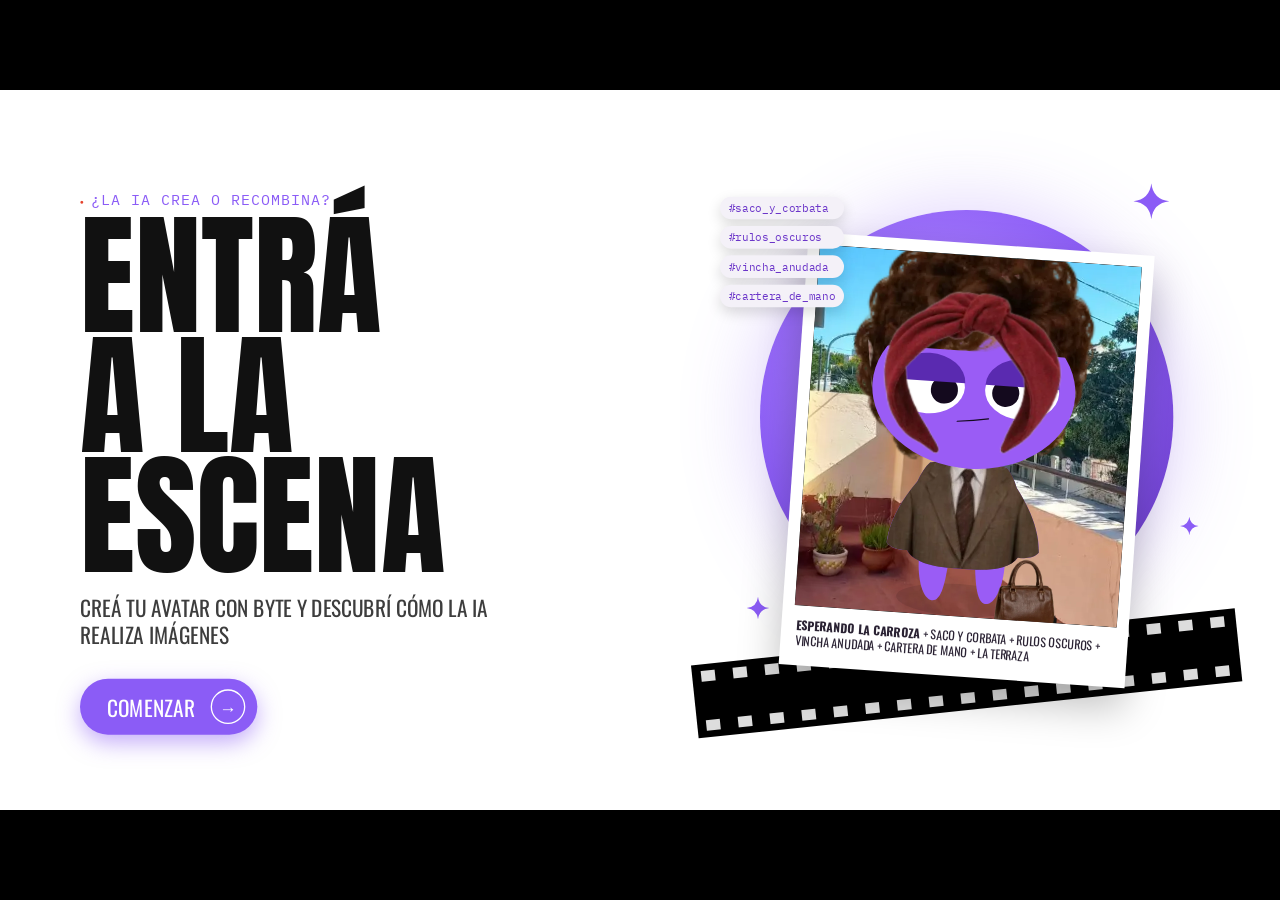
<file: index.html>
<!DOCTYPE html>
<html lang="es">
<head>
  <meta charset="utf-8">
  <meta name="viewport" content="width=device-width, initial-scale=1">
  <title>Cabina Byte · ¿La IA crea o recombina?</title>
  <link rel="preconnect" href="https://fonts.googleapis.com">
  <link rel="preconnect" href="https://fonts.gstatic.com" crossorigin>
  <link href="https://fonts.googleapis.com/css2?family=Anton&family=Oswald:wght@400;500;600&family=Inter:wght@400;500;600;700&family=IBM+Plex+Mono:wght@400;500;600&display=swap" rel="stylesheet">
  <link rel="stylesheet" href="css/estilos.css">
</head>
<body>
  <!-- Escenario fijo de 1920×1080 que se escala para entrar en cualquier pantalla -->
  <div id="stage" class="s-attract">
    <div class="grain"></div><div class="perfs"></div>
    <div id="attract"></div>

    <header id="top">
      <div class="brand">
        <svg class="aperture" viewBox="0 0 48 48"><circle cx="24" cy="24" r="21" fill="none" stroke="currentColor" stroke-width="3"/><g fill="none" stroke="currentColor" stroke-width="2.4"><path d="M24 3 L33 20"/><path d="M42 14 L30 28"/><path d="M41 36 L22 33"/><path d="M24 45 L15 28"/><path d="M6 34 L18 20"/><path d="M7 12 L26 15"/></g></svg>
        <div>
          <div class="brand-name">CABINA BYTE</div>
          <div class="brand-sub">¿La IA crea o recombina?</div>
        </div>
      </div>
      <nav id="nucleos">
        <div class="nuc" data-n="1"><b>01</b><span>¿De qué aprende la IA?</span></div>
        <div class="nuc" data-n="2"><b>02</b><span>¿Cómo se construye una imagen?</span></div>
        <div class="nuc" data-n="3"><b>03</b><span>¿Crea, recombina o copia?</span></div>
      </nav>
      <div id="barra" title="Espejo de la barra de ajustes física">
        <div class="barra-rail"></div>
        <div class="barra-stop" data-p="1"><i></i><span></span></div>
        <div class="barra-stop" data-p="2"><i></i><span></span></div>
        <div class="barra-stop" data-p="3"><i></i><span></span></div>
        <div class="barra-stop" data-p="4"><i></i><span></span></div>
      </div>
    </header>

    <main id="main">
      <section id="left" class="panel"></section>
      <section id="view">
        <div id="viewInner"></div>
        <div class="vf-corner tl"></div><div class="vf-corner tr"></div><div class="vf-corner bl"></div><div class="vf-corner br"></div>
        <div id="vfLabel"></div>
      </section>
      <section id="right" class="panel"></section>
    </main>

    <footer id="reel">
      <div class="sprockets top"></div>
      <div id="reelTrack"></div>
      <div id="reelMsg"></div>
      <div class="sprockets bottom"></div>
      <div id="reelHint"></div>
      <div id="tut"></div>
    </footer>

    <div id="overlay"></div>
    <div id="toast"></div>
    <div id="flash"></div>
    <div id="labChip"></div>

    <!-- Panel de prueba (tecla D): simula los controles físicos con el mouse -->
    <div id="debug">
      <b>Controles (prueba)</b>
      <div class="dbg-row">Barra: <button data-k="1">1 ●</button><button data-k="2">2 🎬</button><button data-k="3">3 👕</button><button data-k="4">4 🖼</button></div>
      <div class="dbg-row">Perilla: <button data-k="ArrowLeft">⟲</button><button data-k="ArrowRight">⟳</button></div>
      <div class="dbg-row"><button data-k="Enter" class="big">● Confirmar</button></div>
      <small>Teclado: 1-4 barra · ←/→ o rueda del mouse = perilla · Enter/Espacio = botón · R reiniciar · F pantalla completa · D este panel</small>
    </div>
  </div>

  <!-- Hoja para imprimir (10×15 cm) -->
  <div id="printSheet"><img id="printImg" alt=""></div>

  <video id="cam" autoplay playsinline muted></video>

  <script src="config.js"></script>
  <script src="js/assets.js"></script>
  <script src="js/anclas.js"></script>
  <script src="js/media.js"></script>
  <script src="js/fotos.js"></script>
  <script src="js/fotos_extra.js"></script>
  <script src="js/data.js"></script>
  <script src="js/ajustes.js"></script>
  <script src="js/avatar.js"></script>
  <script src="js/controles.js"></script>
  <script src="js/generador.js"></script>
  <script src="js/qrcode.js"></script>
  <script src="js/app.js"></script>
</body>
</html>
</file>
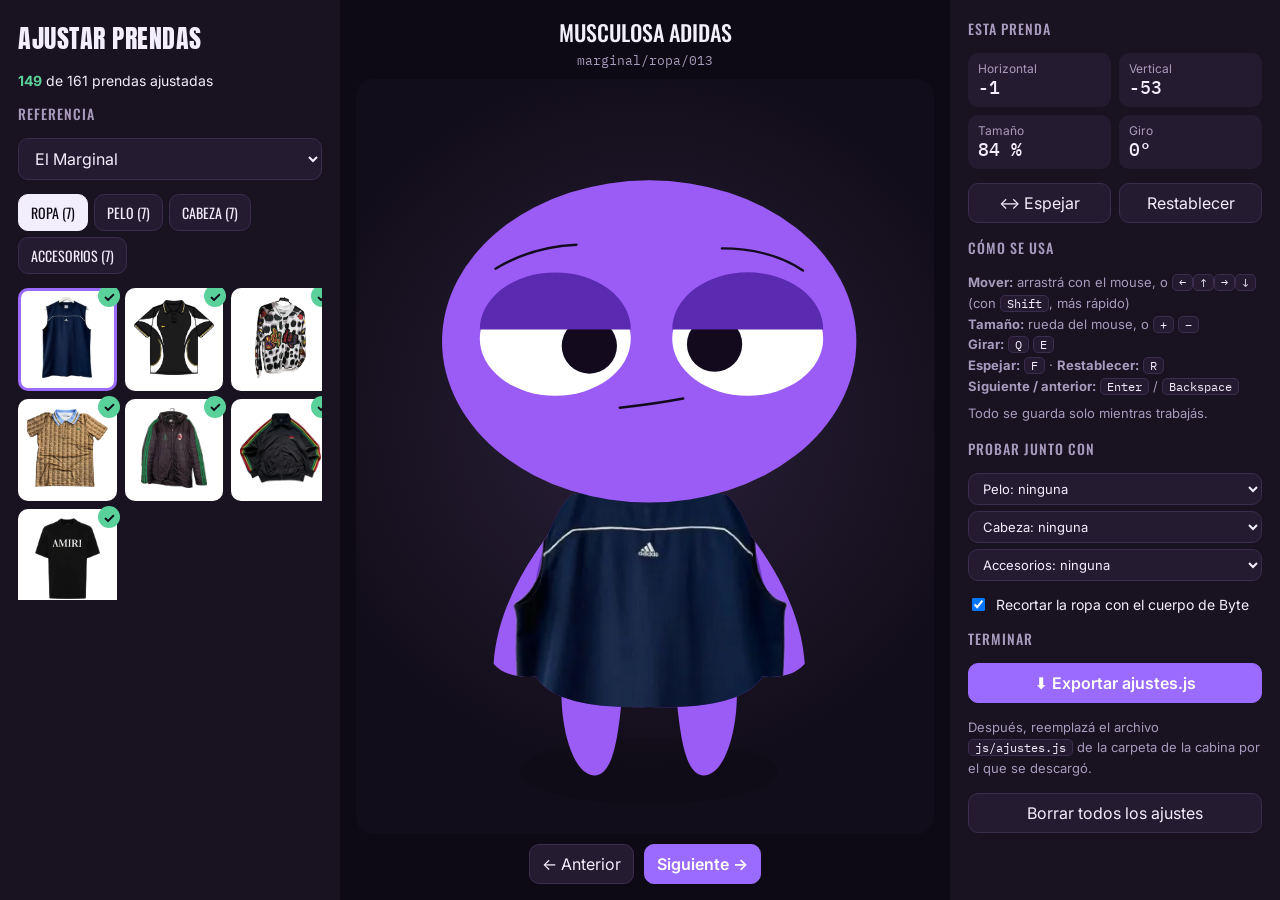
<file: ajustar_prendas.html>
<!DOCTYPE html>
<html lang="es">
<head>
<meta charset="utf-8">
<meta name="viewport" content="width=device-width, initial-scale=1">
<title>Cabina Byte · Ajustar prendas</title>
<link href="https://fonts.googleapis.com/css2?family=Anton&family=Oswald:wght@400;500;600&family=Inter:wght@400;500;600;700&family=IBM+Plex+Mono:wght@400;500&display=swap" rel="stylesheet">
<style>
  :root { --bg:#0e0a15; --p1:#181221; --p2:#241b31; --tx:#f3eefb; --dim:#a89bbd; --v:#9b6bff; --ok:#5ad19a; --r:#ff5a3c; }
  * { box-sizing: border-box; }
  html, body { margin: 0; height: 100%; background: var(--bg); color: var(--tx); font-family: Inter, 'Segoe UI', system-ui, sans-serif; }
  body { display: grid; grid-template-columns: 340px 1fr 330px; height: 100vh; overflow: hidden; }
  aside, section { min-height: 0; }
  .side { background: var(--p1); padding: 18px; display: flex; flex-direction: column; gap: 14px; overflow: hidden; }
  h1 { font-family: Anton, Impact, sans-serif; font-weight: 400; font-size: 26px; letter-spacing: .5px; margin: 0; }
  h2 { font-family: Oswald, 'Arial Narrow', sans-serif; font-weight: 500; font-size: 14px; text-transform: uppercase; letter-spacing: 1px; color: var(--dim); margin: 0; }
  select, button { font: inherit; color: var(--tx); background: var(--p2); border: 1px solid #3a2d4d; border-radius: 10px; padding: 9px 12px; }
  button { cursor: pointer; }
  button:hover, select:hover { border-color: var(--v); }
  button.prim { background: var(--v); border-color: var(--v); color: #fff; font-weight: 600; }
  button.prim:hover { filter: brightness(1.1); }
  button.peligro:hover { border-color: var(--r); color: var(--r); }
  .tabs { display: flex; gap: 6px; flex-wrap: wrap; }
  .tabs button { padding: 7px 12px; font-family: Oswald, 'Arial Narrow', sans-serif; text-transform: uppercase; font-size: 14px; }
  .tabs button.on { background: var(--tx); color: var(--bg); border-color: var(--tx); }
  .grid { display: grid; grid-template-columns: repeat(3, 1fr); gap: 8px; overflow-y: auto; padding-right: 4px; }
  .th { position: relative; aspect-ratio: 1; background: #fff; border-radius: 10px; border: 3px solid transparent; cursor: pointer; padding: 6px; }
  .th img { width: 100%; height: 100%; object-fit: contain; }
  .th.on { border-color: var(--v); }
  .th .ok { position: absolute; top: -6px; right: -6px; width: 22px; height: 22px; border-radius: 50%; background: var(--ok); color: #0e0a15; font-size: 14px; font-weight: 700; display: none; align-items: center; justify-content: center; }
  .th.hecho .ok { display: flex; }
  .centro { position: relative; display: flex; flex-direction: column; align-items: center; justify-content: center; padding: 16px; gap: 10px; }
  #stage { flex: 1; width: 100%; min-height: 0; display: flex; align-items: center; justify-content: center; cursor: grab; touch-action: none; user-select: none;
    background: radial-gradient(circle at 50% 45%, #2a2038 0%, #120d1a 70%); border-radius: 18px; }
  #stage.arrastrando { cursor: grabbing; }
  #stage svg { height: 100%; max-width: 100%; }
  .titulo { text-align: center; }
  .titulo b { font-family: Oswald, 'Arial Narrow', sans-serif; font-size: 22px; font-weight: 500; text-transform: uppercase; }
  .titulo div { font-family: 'IBM Plex Mono', Consolas, monospace; font-size: 13px; color: var(--dim); margin-top: 4px; }
  .nav { display: flex; gap: 10px; }
  .vals { display: grid; grid-template-columns: 1fr 1fr; gap: 8px; }
  .val { background: var(--p2); border-radius: 10px; padding: 8px 10px; }
  .val span { display: block; font-size: 12px; color: var(--dim); }
  .val b { font-family: 'IBM Plex Mono', Consolas, monospace; font-size: 18px; font-weight: 500; }
  .teclas { font-size: 13px; line-height: 1.6; color: var(--dim); }
  .teclas kbd { font-family: 'IBM Plex Mono', Consolas, monospace; background: var(--p2); border: 1px solid #3a2d4d; border-radius: 5px; padding: 0 6px; color: var(--tx); font-size: 12px; }
  .fila { display: flex; gap: 8px; flex-wrap: wrap; }
  .fila > * { flex: 1; }
  .prog { font-size: 14px; }
  .prog b { color: var(--ok); }
  label.chk { display: flex; align-items: center; gap: 8px; font-size: 14px; cursor: pointer; }
  .comp { display: flex; flex-direction: column; gap: 6px; }
  .comp select { padding: 6px 10px; font-size: 13px; }
  #aviso { position: fixed; left: 50%; bottom: 24px; transform: translateX(-50%); background: var(--ok); color: #0e0a15; font-weight: 600; padding: 10px 18px; border-radius: 30px; opacity: 0; transition: opacity .3s; pointer-events: none; }
  #aviso.ver { opacity: 1; }
  .scroll { overflow-y: auto; display: flex; flex-direction: column; gap: 14px; min-height: 0; }
</style>
</head>
<body>
  <aside class="side">
    <h1>AJUSTAR PRENDAS</h1>
    <div class="prog" id="prog"></div>
    <h2>Referencia</h2>
    <select id="ref"></select>
    <div class="tabs" id="tabs"></div>
    <div class="grid" id="grid"></div>
  </aside>

  <section class="centro">
    <div class="titulo"><b id="nombre"></b><div id="caption"></div></div>
    <div id="stage" title="Arrastrá para mover · rueda del mouse para agrandar o achicar"></div>
    <div class="nav">
      <button id="ant">← Anterior</button>
      <button id="sig" class="prim">Siguiente →</button>
    </div>
  </section>

  <aside class="side scroll">
    <h2>Esta prenda</h2>
    <div class="vals">
      <div class="val"><span>Horizontal</span><b id="vdx">0</b></div>
      <div class="val"><span>Vertical</span><b id="vdy">0</b></div>
      <div class="val"><span>Tamaño</span><b id="vs">100 %</b></div>
      <div class="val"><span>Giro</span><b id="vr">0°</b></div>
    </div>
    <div class="fila">
      <button id="espejar">↔ Espejar</button>
      <button id="reset" class="peligro">Restablecer</button>
    </div>

    <h2>Cómo se usa</h2>
    <div class="teclas">
      <div><b>Mover:</b> arrastrá con el mouse, o <kbd>←</kbd><kbd>↑</kbd><kbd>→</kbd><kbd>↓</kbd> (con <kbd>Shift</kbd>, más rápido)</div>
      <div><b>Tamaño:</b> rueda del mouse, o <kbd>+</kbd> <kbd>−</kbd></div>
      <div><b>Girar:</b> <kbd>Q</kbd> <kbd>E</kbd></div>
      <div><b>Espejar:</b> <kbd>F</kbd> · <b>Restablecer:</b> <kbd>R</kbd></div>
      <div><b>Siguiente / anterior:</b> <kbd>Enter</kbd> / <kbd>Backspace</kbd></div>
      <div style="margin-top:6px">Todo se guarda solo mientras trabajás.</div>
    </div>

    <h2>Probar junto con</h2>
    <div class="comp" id="comp"></div>
    <label class="chk"><input type="checkbox" id="recorte" checked> Recortar la ropa con el cuerpo de Byte</label>

    <h2>Terminar</h2>
    <button id="exportar" class="prim">⬇ Exportar ajustes.js</button>
    <div class="teclas">Después, reemplazá el archivo <kbd>js/ajustes.js</kbd> de la carpeta de la cabina por el que se descargó.</div>
    <button id="borrarTodo" class="peligro">Borrar todos los ajustes</button>
  </aside>

  <div id="aviso"></div>

  <script src="config.js"></script>
  <script src="js/assets.js"></script>
  <script src="js/anclas.js"></script>
  <script src="js/fotos.js"></script>
  <script src="js/fotos_extra.js"></script>
  <script src="js/data.js"></script>
  <script src="js/ajustes.js"></script>
  <script src="js/avatar.js"></script>
  <script>
  (function () {
    const CATS = [["ropa", "Ropa"], ["pelo", "Pelo"], ["cabeza", "Cabeza"], ["accesorio", "Accesorios"]];
    const LS = "cabinaAjustes";
    const $ = (id) => document.getElementById(id);
    const REFS = (typeof REFERENCIAS !== "undefined" ? REFERENCIAS : []).filter(r => CATS.some(([c]) => items(r, c).length));
    let guardado = {};
    try { guardado = JSON.parse(localStorage.getItem(LS) || "{}"); } catch (e) { }
    window.AJUSTES = Object.assign({}, window.AJUSTES || {}, guardado);
    window.CABINA_CONFIG = window.CABINA_CONFIG || {};

    let ref = REFS[0], cat = "ropa", idx = 0;
    const companero = {};   // prendas de otras categorías para probar en conjunto

    function items(r, c) { return (r && r[c] || []).filter(it => it && it.img); }
    function lista() { return items(ref, cat); }
    function actual() { return lista()[idx]; }
    function esDefecto(a) { return !a || ((+a.dx || 0) === 0 && (+a.dy || 0) === 0 && (+a.s || 1) === 1 && (+a.r || 0) === 0 && a.f !== -1); }
    function aj() {
      const it = actual();
      if (!window.AJUSTES[it.img]) window.AJUSTES[it.img] = { dx: 0, dy: 0, s: 1, r: 0, f: 1 };
      return window.AJUSTES[it.img];
    }
    function limpio() {
      const o = {};
      for (const [k, a] of Object.entries(window.AJUSTES)) if (!esDefecto(a)) o[k] = { dx: Math.round(a.dx || 0), dy: Math.round(a.dy || 0), s: +(+a.s || 1).toFixed(3), r: +(+a.r || 0).toFixed(1), f: a.f === -1 ? -1 : 1 };
      return o;
    }
    let tGuardar = null;
    function guardar() {
      clearTimeout(tGuardar);
      tGuardar = setTimeout(() => { try { localStorage.setItem(LS, JSON.stringify(limpio())); } catch (e) { } }, 250);
    }
    function aviso(t) { const a = $("aviso"); a.textContent = t; a.classList.add("ver"); clearTimeout(a._t); a._t = setTimeout(() => a.classList.remove("ver"), 2200); }

    /* ---------- armado de la interfaz ---------- */
    $("ref").innerHTML = REFS.map((r, i) => `<option value="${i}">${r.titulo}</option>`).join("");
    $("ref").onchange = () => { ref = REFS[+$("ref").value]; idx = 0; for (const k in companero) delete companero[k]; if (!lista().length) cat = CATS.find(([c]) => items(ref, c).length)[0]; todo(); };

    function tabs() {
      $("tabs").innerHTML = CATS.filter(([c]) => items(ref, c).length).map(([c, n]) => `<button data-c="${c}" class="${c === cat ? "on" : ""}">${n} (${items(ref, c).length})</button>`).join("");
      $("tabs").querySelectorAll("button").forEach(b => b.onclick = () => { cat = b.dataset.c; idx = 0; delete companero[cat]; todo(); });
    }
    function grid() {
      $("grid").innerHTML = lista().map((it, i) => `<div class="th ${i === idx ? "on" : ""} ${esDefecto(window.AJUSTES[it.img]) ? "" : "hecho"}" data-i="${i}" title="${it.nombre}"><img src="${BeatArt.assetURL(it.img)}" alt=""><span class="ok">✓</span></div>`).join("");
      $("grid").querySelectorAll(".th").forEach(d => d.onclick = () => { idx = +d.dataset.i; todo(); });
      const on = $("grid").querySelector(".th.on"); if (on) on.scrollIntoView({ block: "nearest" });
    }
    function comp() {
      $("comp").innerHTML = CATS.filter(([c]) => c !== cat && items(ref, c).length).map(([c, n]) =>
        `<select data-c="${c}"><option value="">${n}: ninguna</option>${items(ref, c).map((it, i) => `<option value="${i}" ${companero[c] === i ? "selected" : ""}>${n}: ${it.nombre}</option>`).join("")}</select>`).join("");
      $("comp").querySelectorAll("select").forEach(s => s.onchange = () => { if (s.value === "") delete companero[s.dataset.c]; else companero[s.dataset.c] = +s.value; dibujar(); });
    }
    function progreso() {
      let tot = 0, ok = 0;
      for (const r of REFS) for (const [c] of CATS) for (const it of items(r, c)) { tot++; if (!esDefecto(window.AJUSTES[it.img])) ok++; }
      $("prog").innerHTML = `<b>${ok}</b> de ${tot} prendas ajustadas`;
    }
    function valores() {
      const a = window.AJUSTES[actual().img] || {};
      $("vdx").textContent = Math.round(a.dx || 0);
      $("vdy").textContent = Math.round(a.dy || 0);
      $("vs").textContent = Math.round((a.s || 1) * 100) + " %";
      $("vr").textContent = (+(a.r || 0)).toFixed(0) + "°";
    }
    let pend = false;
    function dibujar() {
      if (pend) return; pend = true;
      requestAnimationFrame(() => {
        pend = false;
        const it = actual(); if (!it) { $("stage").innerHTML = ""; return; }
        const sel = { [cat]: it };
        for (const [c, i] of Object.entries(companero)) { const x = items(ref, c)[i]; if (x) sel[c] = x; }
        $("stage").innerHTML = BeatArt.avatarSVG(sel);
        $("nombre").textContent = it.nombre || it.img;
        $("caption").textContent = it.img;
        valores();
      });
    }
    function todo() { tabs(); grid(); comp(); progreso(); dibujar(); }

    function cambio() { guardar(); dibujar(); progreso(); const th = $("grid").querySelector(`.th[data-i="${idx}"]`); if (th) th.classList.toggle("hecho", !esDefecto(window.AJUSTES[actual().img])); }
    function mover(dx, dy) { const a = aj(); a.dx = (a.dx || 0) + dx; a.dy = (a.dy || 0) + dy; cambio(); }
    function escalar(f) { const a = aj(); a.s = Math.max(0.2, Math.min(4, (a.s || 1) * f)); cambio(); }
    function girar(g) { const a = aj(); a.r = (a.r || 0) + g; cambio(); }
    function espejar() { const a = aj(); a.f = a.f === -1 ? 1 : -1; cambio(); }
    function restablecer() { delete window.AJUSTES[actual().img]; cambio(); }
    function paso(d) {
      const n = lista().length;
      if (idx + d >= 0 && idx + d < n) { idx += d; grid(); dibujar(); return; }
      // al terminar una categoría pasa a la siguiente (y a la siguiente referencia)
      const cs = CATS.map(([c]) => c).filter(c => items(ref, c).length), ci = cs.indexOf(cat);
      if (d > 0 && ci < cs.length - 1) { cat = cs[ci + 1]; idx = 0; }
      else if (d < 0 && ci > 0) { cat = cs[ci - 1]; idx = lista().length - 1; }
      else {
        const ri = REFS.indexOf(ref) + d;
        if (ri < 0 || ri >= REFS.length) { aviso(d > 0 ? "¡Llegaste a la última prenda!" : "Es la primera prenda"); return; }
        ref = REFS[ri]; $("ref").value = ri;
        const cs2 = CATS.map(([c]) => c).filter(c => items(ref, c).length);
        cat = d > 0 ? cs2[0] : cs2[cs2.length - 1]; idx = d > 0 ? 0 : lista().length - 1;
      }
      for (const k in companero) delete companero[k];
      todo();
    }

    /* ---------- mouse: arrastrar y rueda ---------- */
    const st = $("stage");
    function aSVG(e) {
      const svg = st.querySelector("svg"); if (!svg) return null;
      const pt = svg.createSVGPoint(); pt.x = e.clientX; pt.y = e.clientY;
      return pt.matrixTransform(svg.getScreenCTM().inverse());
    }
    let drag = null;
    st.addEventListener("pointerdown", e => { const p = aSVG(e); if (!p) return; drag = p; st.setPointerCapture(e.pointerId); st.classList.add("arrastrando"); });
    st.addEventListener("pointermove", e => { if (!drag) return; const p = aSVG(e); if (!p) return; mover(p.x - drag.x, p.y - drag.y); drag = p; });
    const soltar = () => { drag = null; st.classList.remove("arrastrando"); };
    st.addEventListener("pointerup", soltar); st.addEventListener("pointercancel", soltar);
    st.addEventListener("wheel", e => { e.preventDefault(); escalar(e.deltaY < 0 ? 1.03 : 1 / 1.03); }, { passive: false });

    /* ---------- teclado ---------- */
    document.addEventListener("keydown", e => {
      if (e.target.tagName === "SELECT") return;
      const k = e.key, m = e.shiftKey ? 10 : 2;
      if (k === "ArrowLeft") mover(-m, 0);
      else if (k === "ArrowRight") mover(m, 0);
      else if (k === "ArrowUp") mover(0, -m);
      else if (k === "ArrowDown") mover(0, m);
      else if (k === "+" || k === "=") escalar(e.shiftKey ? 1.1 : 1.02);
      else if (k === "-" || k === "_") escalar(e.shiftKey ? 1 / 1.1 : 1 / 1.02);
      else if (k === "q" || k === "Q") girar(e.shiftKey ? -5 : -1);
      else if (k === "e" || k === "E") girar(e.shiftKey ? 5 : 1);
      else if (k === "f" || k === "F") espejar();
      else if (k === "r" || k === "R") restablecer();
      else if (k === "Enter") paso(1);
      else if (k === "Backspace") paso(-1);
      else return;
      e.preventDefault();
    });

    /* ---------- botones ---------- */
    $("sig").onclick = () => paso(1);
    $("ant").onclick = () => paso(-1);
    $("espejar").onclick = espejar;
    $("reset").onclick = restablecer;
    $("recorte").onchange = () => { window.CABINA_CONFIG.recortarRopaAlCuerpo = $("recorte").checked; dibujar(); };
    $("borrarTodo").onclick = () => {
      if (!confirm("¿Borrar los ajustes de TODAS las prendas? No se puede deshacer.")) return;
      window.AJUSTES = {}; try { localStorage.removeItem(LS); } catch (e) { } todo(); aviso("Ajustes borrados");
    };
    $("exportar").onclick = () => {
      const datos = limpio();
      const txt = `/* Ajustes finos de cada prenda sobre Byte (mover, escalar, girar, espejar).
   Generado con ajustar_prendas.html el ${new Date().toLocaleString("es-AR")} · ${Object.keys(datos).length} prendas ajustadas.
   Para aplicarlos: reemplacen js/ajustes.js por este archivo. */
window.AJUSTES = ${JSON.stringify(datos, null, 1)};
`;
      const a = document.createElement("a");
      a.href = URL.createObjectURL(new Blob([txt], { type: "text/javascript" }));
      a.download = "ajustes.js";
      document.body.appendChild(a); a.click(); a.remove();
      aviso("Se descargó ajustes.js");
    };

    if (!REFS.length) { $("stage").textContent = "No se encontraron prendas con foto."; return; }
    todo();
  })();
  </script>
</body>
</html>
</file>
<file: css/estilos.css>
/* =====================================================================
   CABINA BYTE · ESTILOS  (siguiendo el Figma "TP TALLER" del equipo)
   - Fondo blanco, títulos enormes en Anton negro (afiche de cine)
   - Etiquetas y botones en Oswald mayúscula (condensada, como en el Figma)
   - Violeta (#8b5cf6) = Byte, selección y lo que hace la IA
   - Grises claros para las fichas de opciones, píldoras negras para avanzar
   - IBM Plex Mono violeta = "la voz de la máquina" (datasets, prompts)
   ===================================================================== */
:root {
  --bg: #ffffff;
  --ink: #111111;
  --ink-2: #3d3d3d;
  --dim: #8a8a8a;
  --grey: #d9d9d9;
  --grey-2: #efefef;
  --grey-3: #f6f6f6;
  --violet: #8b5cf6;
  --violet-d: #6b35c9;
  --violet-l: #efe8ff;
  --red: #e5432d;
  --line: rgba(17, 17, 17, .12);
  --display: "Anton", "Impact", "Arial Narrow Bold", sans-serif;
  --label: "Oswald", "Arial Narrow", "Segoe UI", sans-serif;
  --mono: "IBM Plex Mono", "Consolas", "Courier New", monospace;
  --sans: "Inter", "Segoe UI", system-ui, sans-serif;
}
* { box-sizing: border-box; margin: 0; padding: 0; }
html, body { width: 100%; height: 100%; overflow: hidden; background: #000; cursor: none; }
body.show-cursor { cursor: default; }
body.show-cursor [data-act], body.show-cursor .frame, body.show-cursor .barra-stop, body.show-cursor .verdict[data-p], body.show-cursor .spec-track, body.show-cursor #attract, body.show-cursor .s-n2 #view, body.show-cursor #overlay .ov-card, body.show-cursor .wheel .wc { cursor: pointer; }
body.show-cursor .hint:hover, body.show-cursor .seg:hover, body.show-cursor .pill:hover { filter: brightness(1.15); }
body.show-cursor .frame:not(.sel):hover { border-color: var(--violet); }
body.show-cursor .barra-stop:hover i { border-color: var(--violet); }
body.show-cursor .verdict[data-p]:not(.on):hover { border-color: var(--violet); }
#cam { position: absolute; width: 1px; height: 1px; opacity: 0; pointer-events: none; }

#stage { position: absolute; left: 0; top: 0; width: 1920px; height: 1080px; transform-origin: 0 0; background: var(--bg); color: var(--ink); font-family: var(--sans); overflow: hidden; }
.grain { display: none; }

/* ---------------- HEADER ---------------- */
#top { position: absolute; left: 0; top: 0; width: 1920px; height: 96px; display: flex; align-items: center; padding: 0 48px; gap: 36px; border-top: 6px solid var(--ink); border-bottom: 1px solid var(--line); background: var(--bg); z-index: 10; }
.brand { display: flex; align-items: center; gap: 14px; width: 400px; }
.aperture { width: 46px; height: 46px; color: var(--violet); }
.brand-name { font-family: var(--display); font-size: 38px; letter-spacing: 1px; line-height: 1; }
.brand-sub { font-family: var(--label); font-size: 15px; color: var(--dim); margin-top: 3px; text-transform: uppercase; letter-spacing: .5px; }
#nucleos { flex: 1; display: flex; gap: 12px; justify-content: center; }
.nuc { display: flex; align-items: center; gap: 10px; padding: 8px 18px; border-radius: 40px; color: var(--dim); font-family: var(--label); font-size: 17px; text-transform: uppercase; transition: all .3s; border: 1.5px solid transparent; }
.nuc b { font-family: var(--display); font-weight: 400; font-size: 24px; }
.nuc.on { background: var(--ink); color: #fff; }
.nuc.on b { color: var(--violet); }
.nuc.done { color: var(--ink-2); }
.nuc.done b::after { content: " ✓"; font-family: var(--sans); font-size: 15px; color: var(--violet); }

#barra { position: relative; width: 420px; height: 64px; }
.barra-rail { position: absolute; left: 28px; right: 28px; top: 20px; height: 4px; background: var(--grey); border-radius: 2px; }
.barra-stop { position: absolute; top: 6px; width: 110px; margin-left: -55px; text-align: center; }
.barra-stop[data-p="1"] { left: 28px; } .barra-stop[data-p="2"] { left: 149px; } .barra-stop[data-p="3"] { left: 270px; } .barra-stop[data-p="4"] { left: 392px; }
.barra-stop i { display: block; margin: 0 auto; width: 32px; height: 32px; border-radius: 50%; border: 3px solid var(--grey); background: #fff; transition: all .25s; }
.barra-stop span { display: block; font-family: var(--label); font-size: 13px; color: var(--dim); margin-top: 4px; white-space: nowrap; text-transform: uppercase; }
.barra-stop.on i { background: var(--violet); border-color: var(--violet); box-shadow: 0 0 0 6px var(--violet-l); }
.barra-stop.on span { color: var(--ink); font-weight: 600; }
.barra-stop.lock i { opacity: .4; }

/* ---------------- MAIN ---------------- */
#main { position: absolute; top: 96px; left: 0; width: 1920px; height: 714px; }
.panel { position: absolute; top: 30px; width: 470px; height: 660px; z-index: 3; }
#left { left: 48px; }
#right { right: 48px; }
#view { position: absolute; left: 550px; top: 24px; width: 820px; height: 656px; background: var(--grey-3); border-radius: 22px; overflow: hidden; }
#viewInner, #viewInner > * { position: absolute; inset: 0; width: 100%; height: 100%; }
#viewInner svg { width: 100%; height: 100%; display: block; }
.vf-corner { position: absolute; width: 40px; height: 40px; border: 4px solid rgba(255, 255, 255, .9); z-index: 5; pointer-events: none; }
.vf-corner.tl { left: 18px; top: 18px; border-right: 0; border-bottom: 0; border-radius: 10px 0 0 0; }
.vf-corner.tr { right: 18px; top: 18px; border-left: 0; border-bottom: 0; border-radius: 0 10px 0 0; }
.vf-corner.bl { left: 18px; bottom: 18px; border-right: 0; border-top: 0; border-radius: 0 0 0 10px; }
.vf-corner.br { right: 18px; bottom: 18px; border-left: 0; border-top: 0; border-radius: 0 0 10px 0; }
#vfLabel { position: absolute; left: 34px; top: 28px; z-index: 6; font-family: var(--label); font-size: 16px; text-transform: uppercase; letter-spacing: .5px; color: #fff; background: rgba(17, 17, 17, .7); padding: 4px 12px; border-radius: 20px; display: flex; gap: 8px; align-items: center; }
#vfLabel:empty { display: none; }
#vfLabel .rec { width: 11px; height: 11px; border-radius: 50%; background: var(--red); animation: blink 1.2s infinite; }
@keyframes blink { 50% { opacity: .2; } }

/* textos */
.kicker { font-family: var(--label); font-size: 17px; letter-spacing: .5px; text-transform: uppercase; color: var(--ink-2); margin-bottom: 10px; }
.kicker.cel { color: var(--violet); }
.h-display { font-family: var(--display); font-weight: 400; font-size: 104px; line-height: .95; color: var(--ink); margin-bottom: 18px; text-transform: uppercase; }
.h-display.md { font-size: 64px; }
.lead { font-family: var(--label); font-size: 22px; line-height: 1.35; color: var(--ink-2); }
.lead b { color: var(--ink); }
p.lead { font-family: var(--sans); font-size: 21px; line-height: 1.45; }
.src { font-family: var(--mono); font-size: 12.5px; color: var(--dim); margin-top: 10px; }
.src::before { content: "Fuente: "; }

/* ficha "lo que ve la máquina" */
.machine { border-radius: 16px; background: var(--violet-l); padding: 20px; font-family: var(--mono); color: var(--violet-d); }
.machine .m-head { display: flex; justify-content: space-between; font-size: 12.5px; margin-bottom: 14px; letter-spacing: 1px; opacity: .85; }
.machine .m-pair { display: flex; gap: 16px; align-items: flex-start; }
.machine .m-thumb { width: 110px; height: 110px; flex: none; background: #fff; border-radius: 10px; overflow: hidden; display: flex; align-items: center; justify-content: center; }
.machine .m-thumb svg { width: 100%; height: 100%; }
.machine .m-thumb img { max-width: 92%; max-height: 92%; object-fit: contain; }
.machine .m-thumb img.cover { width: 100%; height: 100%; max-width: none; max-height: none; object-fit: cover; }
.machine .m-alt { font-size: 17px; line-height: 1.45; color: #2a1660; }
.machine .m-alt::before { content: 'alt="'; color: var(--violet); }
.machine .m-alt::after { content: '"'; color: var(--violet); }
.machine .m-tags { margin-top: 12px; display: flex; flex-wrap: wrap; gap: 7px; }
.machine .m-tags span { font-size: 12.5px; padding: 3px 9px; background: #fff; border-radius: 20px; }
.counter { margin-top: 14px; font-family: var(--label); font-size: 16px; text-transform: uppercase; color: var(--violet-d); display: flex; justify-content: space-between; align-items: baseline; }
.counter b { font-family: var(--display); font-weight: 400; font-size: 42px; color: var(--ink); }
.fact { margin-top: 18px; padding: 16px 18px; border-left: 5px solid var(--violet); background: var(--grey-3); border-radius: 0 12px 12px 0; animation: fadeUp .6s both; }
.fact p { font-size: 18px; line-height: 1.45; color: var(--ink); }
@keyframes fadeUp { from { opacity: 0; transform: translateY(14px); } to { opacity: 1; transform: none; } }

/* lista de categorías (resumen) */
.cats { display: flex; flex-direction: column; gap: 8px; margin-top: 8px; }
.cat { display: flex; align-items: center; gap: 14px; padding: 11px 16px; border-radius: 12px; background: var(--grey-3); font-family: var(--label); font-size: 19px; text-transform: uppercase; color: var(--dim); }
.cat .n { font-family: var(--mono); font-size: 13px; width: 24px; }
.cat .v { margin-left: auto; font-family: var(--sans); font-size: 14px; color: var(--ink-2); text-transform: none; text-align: right; max-width: 230px; }
.cat.on { background: var(--ink); color: #fff; }
.cat.on .v { color: #ccc; }
.cat.ok { color: var(--ink); }
.cat.ok .n::before { content: "✓"; color: var(--violet); }
.cat.ok .n span { display: none; }

/* rueda de categorías (como en el Figma) */
.wheel { position: absolute; right: -48px; top: -30px; width: 520px; height: 720px; }
.wheel::before { content: ""; position: absolute; left: 150px; top: 0; width: 720px; height: 720px; border-radius: 50%; border: 70px solid var(--grey); }
.wc { position: absolute; display: flex; align-items: center; gap: 16px; font-family: var(--label); font-size: 18px; text-transform: uppercase; color: var(--ink-2); }
.wc i { width: 92px; height: 92px; border-radius: 50%; background: #fff; border: 2px solid var(--ink); display: flex; align-items: center; justify-content: center; flex: none; transition: all .25s; }
.wc i svg { width: 48px; height: 48px; }
.wc.on i { width: 120px; height: 120px; background: var(--ink); }
.wc.on i svg { stroke: #fff; }
.wc.on { font-family: var(--display); font-size: 34px; color: var(--ink); }
.wc.ok i { border-color: var(--violet); background: var(--violet-l); }
.wc.ok span::after { content: " ✓"; color: var(--violet); }

/* ---------------- REEL (opciones) ---------------- */
#reel { position: absolute; left: 0; bottom: 0; width: 1920px; height: 270px; background: var(--bg); overflow: hidden; }
.sprockets { display: none; }
#reelTrack { position: absolute; top: 22px; left: 0; height: 226px; display: flex; gap: 20px; align-items: center; transition: transform .38s cubic-bezier(.2, .8, .2, 1); will-change: transform; }
.frame { flex: none; width: 200px; height: 206px; border-radius: 16px; background: var(--grey); border: 3px solid transparent; overflow: hidden; position: relative; transition: all .3s; }
.frame .img { position: absolute; left: 0; right: 0; top: 0; bottom: 40px; display: flex; align-items: center; justify-content: center; padding: 10px; }
.frame .img svg { width: 100%; height: 100%; }
.frame .img img.ph { max-width: 100%; max-height: 100%; object-fit: contain; filter: drop-shadow(0 6px 8px rgba(0, 0, 0, .18)); }
.frame .img img.cover, .frame.wide .img img.ph, .frame.poster .img img.ph { position: absolute; inset: 0; width: 100%; height: 100%; max-width: none; max-height: none; object-fit: cover; filter: none; }
.frame.wide .img, .frame.poster .img { padding: 0; }
.frame .cap { position: absolute; left: 0; right: 0; bottom: 0; height: 40px; padding: 0 10px; display: flex; align-items: center; justify-content: center; text-align: center; font-family: var(--label); font-size: 15px; line-height: 1.05; text-transform: uppercase; color: var(--ink-2); background: var(--grey-2); }
.frame.sel { transform: scale(1.1); border-color: var(--violet); box-shadow: 0 14px 30px rgba(107, 53, 201, .25); }
.frame.sel .cap { background: var(--violet); color: #fff; }
.frame.chosen::after { content: "✓"; position: absolute; top: 8px; right: 8px; width: 30px; height: 30px; border-radius: 50%; background: var(--ink); color: #fff; font-weight: 700; display: flex; align-items: center; justify-content: center; font-size: 17px; z-index: 2; }
.frame.poster { width: 170px; }
.frame.wide { width: 270px; }
#reel::before { content: ""; position: absolute; left: 0; top: 0; bottom: 0; width: 260px; z-index: 2; background: linear-gradient(90deg, #fff 30%, rgba(255, 255, 255, 0)); pointer-events: none; }
#reelHint { position: absolute; right: 0; top: 0; bottom: 0; width: 430px; padding-right: 40px; display: flex; flex-direction: column; justify-content: center; align-items: flex-end; gap: 12px; z-index: 3; background: linear-gradient(90deg, rgba(255, 255, 255, 0), #fff 30%); pointer-events: none; }
#reelHint .hint { pointer-events: auto; }
#reelHint:empty { display: none; }
.hint { display: flex; align-items: center; gap: 12px; padding: 8px 22px 8px 8px; background: var(--grey-2); border-radius: 40px; font-family: var(--label); font-size: 18px; text-transform: uppercase; color: var(--ink); }
.hint svg { width: 40px; height: 40px; }
.hint.pulse { background: var(--ink); color: #fff; animation: pulse 1.8s infinite; }
@keyframes pulse { 50% { box-shadow: 0 0 0 8px var(--violet-l); } }
#reelMsg { position: absolute; inset: 0; z-index: 4; pointer-events: none; }
#reelMsg:empty { display: none; }
.reel-msg { position: absolute; inset: 22px 0; background: #fff; display: flex; align-items: center; justify-content: center; gap: 26px; font-family: var(--display); font-size: 52px; color: var(--ink); text-transform: uppercase; pointer-events: auto; }
.reel-msg small { font-family: var(--label); font-size: 22px; color: var(--ink-2); }
.reel-msg svg { width: 66px; height: 66px; flex: none; }
.seg { display: inline-flex; align-items: center; gap: 18px; }

/* píldora negra (como "COMENZAR →" del Figma) */
.pill { display: inline-flex; align-items: center; gap: 22px; padding: 14px 16px 14px 32px; border-radius: 50px; background: var(--ink); color: #fff; font-family: var(--label); font-size: 26px; text-transform: uppercase; letter-spacing: .5px; }
.pill i { width: 46px; height: 46px; border-radius: 50%; display: flex; align-items: center; justify-content: center; border: 2px solid #fff; font-style: normal; font-size: 24px; }

/* ---------------- OVERLAY (intros de cada núcleo) ---------------- */
#overlay { position: absolute; inset: 0; z-index: 30; display: none; align-items: center; justify-content: center; background: #fff; }
#overlay.on { display: flex; animation: fadeIn .4s both; }
@keyframes fadeIn { from { opacity: 0; } to { opacity: 1; } }
.ov-card { width: 1500px; display: grid; grid-template-columns: 520px 1fr; gap: 50px; align-items: center; }
.ov-num { font-family: var(--display); font-size: 440px; line-height: .8; color: transparent; -webkit-text-stroke: 4px var(--grey); text-align: right; }
.ov-num.red { -webkit-text-stroke-color: var(--violet); }
.ov-card .h-display { font-size: 110px; }
.ov-card .lead { font-size: 27px; max-width: 860px; }
.ov-card p.lead { font-size: 25px; }
.ov-cta { margin-top: 34px; display: flex; gap: 20px; }

/* ---------------- ATRACCIÓN ("ENTRÁ A LA ESCENA") ---------------- */
.s-attract #top, .s-attract #main, .s-attract #reel { display: none; }
#attract { position: absolute; inset: 0; display: none; border-top: 6px solid var(--ink); }
.s-attract #attract { display: block; }
.att-left { position: absolute; left: 120px; top: 150px; width: 860px; height: 820px; display: flex; flex-direction: column; }
.att-left .kicker { font-size: 22px; color: var(--violet); }
.att-title { font-family: var(--display); font-size: 200px; line-height: .9; }
.att-sub { font-family: var(--label); font-size: 32px; line-height: 1.25; color: var(--ink); margin-top: 28px; max-width: 700px; text-transform: uppercase; }
.att-cta { margin-top: 46px; }
.att-cta .pill { font-size: 30px; padding: 16px 18px 16px 38px; animation: pulse 1.8s infinite; }
.kbd-legend { margin-top: auto; font-family: var(--mono); font-size: 15px; line-height: 1.5; color: var(--dim); max-width: 760px; }
.kbd-legend b { color: var(--violet); font-weight: 500; }
body:not(.show-cursor) .kbd-legend { display: none; }
.att-right { position: absolute; right: 120px; top: 120px; width: 720px; height: 840px; }
.att-blob { position: absolute; left: 60px; top: 60px; width: 620px; height: 620px; border-radius: 50%; background: var(--violet); }
.att-photo { position: absolute; left: 110px; top: 110px; width: 520px; height: 650px; background: #fff; padding: 18px 18px 90px; transform: rotate(4deg); box-shadow: 0 30px 60px rgba(0, 0, 0, .25); }
.att-photo .ph { width: 100%; height: 100%; overflow: hidden; background: #000; position: relative; }
.att-photo .ph svg { width: 100%; height: 100%; display: block; }
.att-photo .cap { position: absolute; left: 22px; right: 22px; bottom: 16px; font-family: var(--label); font-size: 18px; text-transform: uppercase; color: var(--ink-2); line-height: 1.3; min-height: 56px; }
.att-photo .cap b { color: var(--ink); }
.att-strip { position: absolute; left: -40px; bottom: 30px; width: 820px; height: 110px; background: var(--ink); transform: rotate(-6deg); background-image: repeating-linear-gradient(90deg, transparent 0 14px, #ddd 14px 34px, transparent 34px 48px), repeating-linear-gradient(90deg, transparent 0 14px, #ddd 14px 34px, transparent 34px 48px); background-size: 48px 16px, 48px 16px; background-position: 0 10px, 0 84px; background-repeat: repeat-x; }
.att-tags { position: absolute; left: 0; top: 40px; display: flex; flex-direction: column; gap: 10px; z-index: 2; }
.att-tags span { font-family: var(--mono); font-size: 16px; background: #fff; color: var(--violet-d); padding: 7px 13px; border-radius: 20px; animation: fadeUp .5s both; box-shadow: 0 8px 20px rgba(0, 0, 0, .15); }
.spark { position: absolute; color: var(--violet); }

/* ---------------- REFERENCIA (pantalla completa, como el Figma) ---------------- */
.s-ref #view { left: 0; top: 0; width: 1920px; height: 714px; border-radius: 0; background: #fff; }
.s-ref .vf-corner, .s-ref #vfLabel { display: none; }
.s-ref #left, .s-ref #right { display: none; }
.refhero { position: absolute; inset: 0; }
.refhero .bg { position: absolute; right: 0; top: 0; width: 1300px; height: 100%; object-fit: cover; }
.refhero .bgsvg { position: absolute; right: 0; top: 0; width: 1300px; height: 100%; }
.refhero .fade { position: absolute; inset: 0; background: linear-gradient(90deg, #fff 30%, rgba(255, 255, 255, .85) 42%, rgba(255, 255, 255, 0) 62%); }
.refhero .num { position: absolute; left: 240px; top: 30px; font-family: var(--display); font-size: 400px; line-height: 1; color: rgba(17, 17, 17, .08); }
.refhero .txt { position: absolute; left: 80px; top: 120px; width: 760px; }
.refhero .tipo { font-family: var(--label); font-size: 30px; text-transform: uppercase; }
.refhero .titulo { font-family: var(--display); font-size: 120px; line-height: .92; text-transform: uppercase; margin: 6px 0 10px; }
.refhero .anio { font-family: var(--label); font-size: 30px; }
.refhero .sinop { font-family: var(--sans); font-size: 21px; color: var(--ink-2); margin-top: 18px; max-width: 560px; line-height: 1.4; }
.refhero .tags { display: flex; gap: 30px; margin-top: 26px; }
.refhero .tags span { font-family: var(--label); font-size: 15px; text-transform: uppercase; text-align: center; width: 92px; }
.refhero .tags span i { display: block; width: 46px; height: 46px; margin: 0 auto 6px; border-radius: 50%; background: var(--grey-2); display: flex; align-items: center; justify-content: center; font-style: normal; font-size: 20px; }
.refhero .pager { position: absolute; right: 50px; top: 40px; font-family: var(--label); font-size: 22px; color: #fff; text-shadow: 0 1px 6px rgba(0, 0, 0, .6); }
.refhero .dataset { position: absolute; right: 50px; bottom: 30px; width: 520px; }
.refhero .dataset .machine { background: rgba(239, 232, 255, .94); }

/* ---------------- CÁMARA ---------------- */
.camwrap { background: #111; }
.camwrap video, .camwrap canvas, .camwrap img { position: absolute; inset: 0; width: 100%; height: 100%; object-fit: cover; }
.camwrap .mirror { transform: scaleX(-1); }
.silhouette { position: absolute; left: 50%; bottom: 0; transform: translateX(-50%); width: 420px; opacity: .45; pointer-events: none; }
.count { position: absolute; inset: 0; display: flex; align-items: center; justify-content: center; font-family: var(--display); font-size: 300px; color: #fff; text-shadow: 0 10px 40px rgba(0, 0, 0, .6); z-index: 4; animation: countPop 1s both; }
@keyframes countPop { from { transform: scale(1.6); opacity: 0; } 30% { opacity: 1; transform: scale(1); } to { opacity: .2; } }
.nocam { position: absolute; inset: 0; display: flex; flex-direction: column; align-items: center; justify-content: center; gap: 14px; color: var(--ink-2); font-family: var(--label); font-size: 22px; text-align: center; padding: 60px; background: var(--grey-2); }
#flash { position: absolute; inset: 0; background: #fff; opacity: 0; pointer-events: none; z-index: 40; }
#flash.go { animation: flash .7s ease-out; }
@keyframes flash { 0% { opacity: 1; } 100% { opacity: 0; } }

/* ---------------- NÚCLEO 2 · REVELADO ---------------- */
.dev-steps { display: flex; flex-direction: column; gap: 8px; }
.dev-step { display: flex; gap: 14px; align-items: center; padding: 11px 14px; border-radius: 12px; background: var(--grey-3); color: var(--dim); font-family: var(--label); font-size: 18px; text-transform: uppercase; }
.dev-step i { flex: none; width: 32px; height: 32px; border-radius: 50%; border: 2px solid var(--grey); display: flex; align-items: center; justify-content: center; font-style: normal; font-family: var(--mono); font-size: 13px; }
.dev-step.ok { color: var(--ink); }
.dev-step.ok i { background: var(--violet); border-color: var(--violet); color: #fff; }
.dev-step.now { background: var(--ink); color: #fff; }
.prompt-box { font-family: var(--mono); font-size: 16px; line-height: 1.7; color: #2a1660; background: var(--violet-l); border-radius: 14px; padding: 16px; margin-top: 16px; }
.prompt-box .w { color: #fff; background: var(--violet); padding: 1px 7px; border-radius: 5px; animation: fadeUp .5s both; display: inline-block; margin: 2px 0; }
.vec { font-family: var(--mono); font-size: 14px; color: var(--violet-d); margin-top: 12px; line-height: 1.5; word-break: break-all; }
.dial-meter { position: relative; height: 140px; display: flex; align-items: center; gap: 22px; margin-top: 10px; }
.dial-meter .ring { width: 130px; height: 130px; border-radius: 50%; border: 3px solid var(--ink); position: relative; background: repeating-conic-gradient(from 0deg, var(--ink) 0 2deg, transparent 2deg 12deg); transition: transform .3s; }
.dial-meter .ring::before { content: ""; position: absolute; inset: 14px; border-radius: 50%; background: #fff; border: 2px solid var(--grey); }
.dial-meter .ring::after { content: ""; position: absolute; left: 50%; top: 4px; width: 6px; height: 30px; margin-left: -3px; background: var(--violet); border-radius: 3px; }
.dial-meter .num { font-family: var(--display); font-size: 80px; line-height: 1; }
.dial-meter .num small { font-family: var(--label); font-size: 18px; color: var(--dim); display: block; }
.progress { height: 10px; border-radius: 5px; background: var(--grey-2); overflow: hidden; margin-top: 18px; }
.progress i { display: block; height: 100%; background: var(--violet); width: 0; transition: width .3s; }

/* ---------------- NÚCLEO 3 · VEREDICTO ---------------- */
.case { position: absolute; inset: 0; background: #fff; color: var(--ink); padding: 54px 60px; display: flex; flex-direction: column; border: 2px solid var(--ink); border-radius: 22px; }
.case .kicker { color: var(--violet); font-size: 19px; }
.case .q { font-family: var(--sans); font-weight: 600; font-size: 35px; line-height: 1.3; letter-spacing: -.3px; }
.case .src { margin-top: auto; }
.case .ans-t { font-family: var(--display); font-size: 58px; line-height: 1.02; margin-bottom: 20px; text-transform: uppercase; }
.case .ans { font-size: 26px; line-height: 1.42; color: var(--ink-2); }
.case .stamp { position: absolute; right: 46px; top: 36px; font-family: var(--display); font-size: 40px; padding: 6px 22px; background: var(--violet); color: #fff; border-radius: 40px; transform: rotate(6deg); }
.verdicts { display: flex; gap: 12px; margin-top: 10px; }
.verdict { flex: 1; text-align: center; padding: 18px 10px; border-radius: 16px; border: 2px solid var(--grey); font-family: var(--display); font-size: 38px; color: var(--dim); transition: all .25s; background: #fff; }
.verdict small { display: block; font-family: var(--label); font-size: 14px; text-transform: uppercase; margin-top: 2px; }
.verdict.on { color: #fff; background: var(--violet); border-color: var(--violet); transform: translateY(-3px); }
.bars { display: flex; flex-direction: column; gap: 12px; margin-top: 12px; }
.bar { font-family: var(--label); font-size: 17px; text-transform: uppercase; }
.bar .lbl { display: flex; justify-content: space-between; margin-bottom: 6px; color: var(--ink-2); }
.bar .lbl b { color: var(--ink); }
.bar .tr { height: 16px; background: var(--grey-2); border-radius: 8px; overflow: hidden; }
.bar .tr i { display: block; height: 100%; background: var(--grey); border-radius: 8px; width: 0; transition: width 1s cubic-bezier(.2, .8, .2, 1); }
.bar.me .tr i { background: var(--violet); }
.spectrum { position: absolute; inset: 0; background: #fff; color: var(--ink); padding: 54px 60px; border: 2px solid var(--ink); border-radius: 22px; }
.spec-track { position: relative; height: 110px; margin-top: 70px; }
.spec-line { position: absolute; left: 0; right: 0; top: 50px; height: 12px; border-radius: 6px; background: linear-gradient(90deg, var(--grey), var(--violet) 50%, var(--ink)); }
.spec-labels { display: flex; justify-content: space-between; font-family: var(--display); font-size: 36px; margin-top: 30px; }
.spec-needle { position: absolute; top: 0; width: 0; height: 110px; transition: left .25s cubic-bezier(.2, .8, .2, 1); }
.spec-needle::before { content: ""; position: absolute; left: -22px; top: 30px; width: 44px; height: 50px; background: var(--ink); clip-path: polygon(50% 100%, 0 0, 100% 0); }
.spec-needle span { position: absolute; left: -70px; top: -18px; width: 140px; text-align: center; font-family: var(--label); font-size: 18px; text-transform: uppercase; }
.spec-avg { position: absolute; top: 74px; width: 0; height: 40px; }
.spec-avg::before { content: ""; position: absolute; left: -14px; top: 0; width: 28px; height: 28px; border-radius: 50%; background: var(--violet); border: 3px solid #fff; box-shadow: 0 0 0 2px var(--violet); }
.spec-avg span { position: absolute; left: -100px; top: 36px; width: 200px; text-align: center; font-family: var(--label); font-size: 15px; text-transform: uppercase; }

/* ---------------- RESULTADO ---------------- */
.result-photo { position: absolute; inset: 0; background: var(--grey-2); display: flex; align-items: center; justify-content: center; }
.result-photo img { height: 96%; box-shadow: 0 30px 60px rgba(0, 0, 0, .25); background: #fff; }
.developing { position: absolute; inset: 0; display: flex; flex-direction: column; align-items: center; justify-content: center; gap: 22px; background: var(--violet-l); color: var(--violet-d); font-family: var(--label); font-size: 26px; text-transform: uppercase; }
.developing .tray { width: 300px; height: 380px; background: #fff; border-radius: 10px; position: relative; overflow: hidden; }
.developing .tray::after { content: ""; position: absolute; inset: -20%; background: linear-gradient(115deg, transparent 40%, rgba(139, 92, 246, .35) 50%, transparent 60%); animation: sweep 2s linear infinite; }
@keyframes sweep { from { transform: translateX(-60%); } to { transform: translateX(60%); } }
#labChip { position: absolute; left: 48px; top: 820px; z-index: 20; display: none; align-items: center; gap: 10px; padding: 8px 16px; border-radius: 30px; background: var(--violet-l); font-family: var(--label); font-size: 15px; text-transform: uppercase; color: var(--violet-d); }
#labChip.on { display: flex; }
#labChip i { width: 11px; height: 11px; border-radius: 50%; background: var(--violet); animation: blink 1s infinite; }
#labChip.ready { background: var(--ink); color: #fff; }
#labChip.ready i { background: #4fd18a; animation: none; }

/* ---------------- TOAST ---------------- */
#toast { position: absolute; left: 50%; top: 120px; transform: translateX(-50%) translateY(-20px); z-index: 45; padding: 14px 28px; border-radius: 40px; background: var(--ink); color: #fff; font-family: var(--label); font-size: 22px; text-transform: uppercase; opacity: 0; transition: all .35s; pointer-events: none; box-shadow: 0 16px 40px rgba(0, 0, 0, .25); white-space: nowrap; }
#toast.on { opacity: 1; transform: translateX(-50%) translateY(0); }
#toast.warn { background: var(--violet); }

/* ---------------- DEBUG ---------------- */
#debug { position: absolute; left: 20px; bottom: 300px; z-index: 60; display: none; width: 380px; padding: 16px; border-radius: 12px; background: rgba(0, 0, 0, .85); font-family: var(--mono); font-size: 14px; color: #ddd; cursor: default; }
#debug.on { display: block; }
#debug .dbg-row { display: flex; gap: 6px; align-items: center; margin-top: 10px; }
#debug button { flex: 1; padding: 8px 6px; border-radius: 6px; border: 1px solid #666; background: #222; color: #fff; font: inherit; cursor: pointer; }
#debug button.big { background: var(--violet); border-color: var(--violet); padding: 12px; font-weight: 600; }
#debug small { display: block; margin-top: 10px; color: #999; line-height: 1.4; }

/* ---------------- IMPRESIÓN ---------------- */
#printSheet { display: none; }
@media print {
  @page { size: 100mm 150mm; margin: 0; }
  html, body { width: 100mm; height: 150mm; overflow: visible; background: #fff; }
  #stage, #cam { display: none !important; }
  #printSheet { display: block; width: 100mm; height: 150mm; }
  #printSheet img { width: 100mm; height: 150mm; object-fit: cover; display: block; }
}
.s-n3 #vfLabel { display: none; }

/* ---------- v2: Núcleo 2 (pie de imagen) y Núcleo 3 (imagen + prompt) ---------- */
#viewInner > .dev-pie { position: absolute; inset: auto 22px 18px auto; text-align: right; width: auto; height: auto; max-width: 70%; font-family: var(--mono); font-size: 13px; color: #fff; background: rgba(17,17,17,.62); padding: 6px 12px; border-radius: 8px; pointer-events: none; }
#viewInner > .dev-pie:empty { display: none; }
.case.has-media { padding: 34px 40px 28px; }
.case.has-media .q { font-size: 27px; line-height: 1.28; }
.case.has-media .ans-t { font-size: 40px; margin-bottom: 12px; }
.case.has-media .ans { font-size: 19px; line-height: 1.38; }
.case.has-media .stamp { top: 22px; right: 30px; font-size: 30px; }
.case-grid { display: grid; grid-template-columns: 1fr 330px; gap: 26px; margin-top: 12px; align-items: start; min-height: 0; flex: 1; }
.cm { display: flex; flex-direction: column; gap: 12px; min-width: 0; }
.cm-fig { margin: 0; }
.cm-fig img { width: 100%; max-height: 300px; object-fit: contain; border-radius: 12px; background: #f2f2f2; display: block; }
.cm-fig figcaption { font-size: 12.5px; line-height: 1.35; color: var(--dim); margin-top: 6px; }
.cm-prompt { background: var(--violet-l); border-radius: 12px; padding: 10px 14px; }
.cm-pl { font-size: 11.5px; text-transform: uppercase; letter-spacing: .08em; color: var(--violet-d); font-weight: 700; margin-bottom: 4px; }
.cm-pt { font-family: var(--mono); font-size: 15px; line-height: 1.45; color: #2a1660; }
.cm-pt::before { content: "› "; color: var(--violet); }
.cm-steps { display: grid; grid-template-columns: 1fr; gap: 4px; }
.cm-steps > i { display: none; }
.cm-step { margin: 0; display: grid; grid-template-columns: 120px 1fr; gap: 10px; align-items: center; }
.cm-th { width: 120px; height: 90px; border-radius: 10px; overflow: hidden; background: #1b1030; }
.cm-th img { width: 100%; height: 100%; object-fit: cover; display: block; }
.cm-step figcaption { font-size: 14px; color: var(--ink-2); }
.cm-step figcaption b { display: inline-grid; place-items: center; width: 22px; height: 22px; border-radius: 50%; background: var(--violet); color: #fff; font-size: 12px; margin-right: 4px; }
.cm-na { color: #bbb; font-size: 12px; display: grid; place-items: center; height: 100%; }

/* ---------- v3: BOTÓN GRANDE "qué hacer ahora" ---------- */
.cta { display: inline-flex; align-items: center; gap: 20px; padding: 16px 30px 16px 16px; border-radius: 26px; background: var(--violet); color: #fff; box-shadow: 0 10px 30px rgba(139, 92, 246, .45); animation: ctaPulse 1.6s ease-in-out infinite; pointer-events: auto; cursor: pointer; text-align: left; flex: none; position: relative; }
.cta .cta-ic { width: 78px; height: 78px; flex: none; border-radius: 50%; background: #fff; display: grid; place-items: center; }
.cta .cta-ic svg { width: 66px; height: 66px; }
.cta .cta-tx { display: flex; flex-direction: column; line-height: 1.02; }
.cta .cta-tx small { font-family: var(--label); font-size: 17px; letter-spacing: .5px; text-transform: uppercase; opacity: .85; margin-bottom: 6px; color: #fff; }
.cta .cta-tx b { font-family: var(--display); font-weight: 400; font-size: 44px; text-transform: uppercase; letter-spacing: .5px; }
.cta .cta-ar { font-family: var(--display); font-size: 54px; line-height: 1; animation: ctaArrow 1s ease-in-out infinite; margin-left: 6px; }
@keyframes ctaPulse { 0%, 100% { transform: scale(1); box-shadow: 0 10px 30px rgba(139, 92, 246, .45), 0 0 0 0 rgba(139, 92, 246, .55); } 50% { transform: scale(1.04); box-shadow: 0 14px 38px rgba(139, 92, 246, .55), 0 0 0 18px rgba(139, 92, 246, 0); } }
@keyframes ctaArrow { 50% { transform: translateX(10px); } }
body.show-cursor .cta:hover { filter: brightness(1.1); }
#reelHint { width: 640px; gap: 14px; }
#reelHint .cta { pointer-events: auto; }
.ov-cta .cta .cta-tx b { font-size: 50px; }
.reel-msg { gap: 40px; }
.reel-msg .rm-l { font-family: var(--display); font-size: 48px; display: flex; flex-direction: column; line-height: 1.05; }
.reel-msg .rm-l small { font-size: 22px; }
.reel-msg .cta .cta-tx small { font-size: 17px; color: #fff; }
.att-cta .pill { font-size: 40px; padding: 22px 24px 22px 48px; background: var(--violet); box-shadow: 0 12px 34px rgba(139, 92, 246, .5); animation: ctaPulse 1.6s ease-in-out infinite; }
.att-cta .pill i { width: 64px; height: 64px; font-size: 32px; }

/* ---------- v3: imágenes hechas por IA en el recorrido ---------- */
.img-strip { display: flex; gap: 12px; margin-top: 20px; }
.img-strip figure { margin: 0; flex: 1; min-width: 0; }
.img-strip img { width: 100%; height: 150px; object-fit: cover; border-radius: 12px; display: block; }
.img-strip figcaption { font-family: var(--mono); font-size: 13px; color: var(--violet-d); margin-top: 5px; line-height: 1.3; }
.img-strip-pie { font-size: 13px; color: var(--dim); margin-top: 6px; line-height: 1.35; }
.fact.has-img img { width: 100%; height: 190px; object-fit: cover; object-position: top; border-radius: 12px; display: block; margin-bottom: 10px; }
.side-fig { margin: 18px 0 0; }
.side-fig img { width: 100%; max-height: 300px; object-fit: contain; background: #f2f2f2; border-radius: 12px; display: block; }
.side-fig figcaption { font-size: 12.5px; color: var(--dim); margin-top: 6px; line-height: 1.35; }

/* ---------- v3: casos del núcleo 3 con la imagen ABAJO, grande ---------- */
.case.v3 { padding: 28px 36px 20px; }
.case.v3 .q { font-size: 25px; line-height: 1.27; }
.case.v3 .ans-t { font-size: 38px; margin-bottom: 8px; padding-right: 180px; }
.case.v3 .ans { font-size: 18px; line-height: 1.36; }
.case.v3 .stamp { top: 20px; right: 28px; font-size: 30px; }
.case.v3 .src { margin-top: 8px; font-size: 11px; }
.case.v3 .cm-prompt { display: flex; align-items: baseline; gap: 12px; margin-top: 12px; background: var(--violet-l); border-radius: 12px; padding: 9px 14px; }
.case.v3 .cm-pl { font-size: 11px; text-transform: uppercase; letter-spacing: .08em; color: var(--violet-d); font-weight: 700; flex: none; max-width: 230px; line-height: 1.25; }
.case.v3 .cm-pt { font-family: var(--mono); font-size: 16px; color: #2a1660; line-height: 1.35; }
.case.v3 .cm-pt::before { content: "› "; color: var(--violet); }
.case.v3 .cm-big { flex: 1; min-height: 0; margin: 12px 0 0; position: relative; border-radius: 16px; overflow: hidden; background: #111; box-shadow: 0 8px 26px rgba(0,0,0,.18); }
.case.v3 figure.cm-big img { position: absolute; inset: 0; width: 100%; height: 100%; object-fit: contain; }
.case.v3 figure.cm-big figcaption { position: absolute; left: 0; right: 0; bottom: 0; padding: 22px 14px 9px; font-size: 13px; line-height: 1.3; color: #fff; background: linear-gradient(transparent, rgba(0,0,0,.78)); }
.case.v3 .cm-row { display: flex; align-items: center; justify-content: center; gap: 10px; background: #f3effc; padding: 12px; box-shadow: none; }
.case.v3 .cm-arrow { font-style: normal; font-family: var(--display); font-size: 40px; color: var(--violet); }
.case.v3 .cm-step { margin: 0; display: flex; flex-direction: column; align-items: center; gap: 6px; flex: 1; min-width: 0; height: 100%; }
.case.v3 .cm-th { width: 100%; flex: 1; min-height: 0; border-radius: 12px; overflow: hidden; background: #1b1030; }
.case.v3 .cm-th img { width: 100%; height: 100%; object-fit: cover; display: block; }
.case.v3 .cm-step figcaption { font-size: 14px; color: var(--ink-2); }
.case.v3 .cm-step figcaption b { display: inline-grid; place-items: center; width: 22px; height: 22px; border-radius: 50%; background: var(--violet); color: #fff; font-size: 12px; margin-right: 4px; }
.cta .cta-tx b { white-space: nowrap; }
#reelHint .cta .cta-tx b { font-size: 40px; }
#overlay .img-strip img { height: 170px; object-position: center 25%; }

/* =====================================================================
   v4 · IDENTIDAD «CUARTO OSCURO»
   Moodboard: laboratorio de revelado (luz roja de seguridad, bandejas, negativos),
   sala de cine (pantalla, butacas en penumbra), visor de cámara (marcas de encuadre,
   datos EXIF) y el ruido de los modelos de difusión.
   Paleta:  #0e0a15 noche · #181221 superficie · #241b31 superficie 2 · #f3eefb papel
            #9b6bff violeta Byte · #c9b3ff violeta claro · #ff5a3c luz de seguridad (sólo detalles)
   Tipos:   Anton (afiche) · Oswald (rótulos) · Inter (lectura) · IBM Plex Mono (la voz de la máquina)
   ===================================================================== */
:root {
  --bg: #0e0a15; --surface: #181221; --surface-2: #241b31; --ink: #f3eefb; --ink-2: #cfc6dd; --dim: #8e83a3;
  --grey: #352a45; --grey-2: #211a2c; --grey-3: #191322; --violet: #9b6bff; --violet-d: #c9b3ff; --violet-l: rgba(155, 107, 255, .16);
  --red: #ff5a3c; --line: rgba(255, 255, 255, .09);
}
#stage { background: radial-gradient(1200px 700px at 50% 45%, #1b1428 0%, var(--bg) 70%); color: var(--ink); }
/* grano de película sobre todo el escenario */
#stage .grain { display: block; position: absolute; inset: 0; z-index: 50; pointer-events: none; opacity: .07; mix-blend-mode: screen;
  background-image: url("data:image/svg+xml;utf8,<svg xmlns='http://www.w3.org/2000/svg' width='220' height='220'><filter id='n'><feTurbulence type='fractalNoise' baseFrequency='.9' numOctaves='2' stitchTiles='stitch'/><feColorMatrix values='0 0 0 0 1  0 0 0 0 1  0 0 0 0 1  0 0 0 .9 0'/></filter><rect width='100%' height='100%' filter='url(%23n)'/></svg>"); }
/* perforaciones de película en el borde del header */
#stage .perfs { position: absolute; left: 0; top: 90px; width: 1920px; height: 12px; z-index: 11; background: repeating-linear-gradient(90deg, transparent 0 18px, rgba(255,255,255,.12) 18px 34px); border-top: 1px solid var(--line); border-bottom: 1px solid var(--line); }
.s-attract .perfs { display: none; }
#top { background: rgba(14, 10, 21, .92); border-top: 0; border-bottom: 0; backdrop-filter: blur(8px); height: 90px; }
.brand-name { color: var(--ink); }
.nuc { color: var(--dim); }
.nuc.on { background: var(--violet); color: #fff; }
.nuc.on b { color: #fff; }
.nuc.done { color: var(--ink-2); }
.barra-rail { background: var(--grey); }
.barra-stop i { background: var(--bg); border-color: var(--grey); }
.barra-stop.on i { background: var(--violet); border-color: var(--violet); box-shadow: 0 0 0 6px var(--violet-l); }
.barra-stop.on span { color: var(--ink); }

#view { background: #000; box-shadow: 0 0 0 1px var(--line), 0 30px 80px rgba(0, 0, 0, .55); }
#vfLabel { background: rgba(0, 0, 0, .55); font-family: var(--mono); font-size: 13px; letter-spacing: 1px; }
.kicker { color: var(--violet-d); font-family: var(--mono); font-size: 14px; letter-spacing: 2px; }
.kicker::before { content: "● "; color: var(--red); font-size: 10px; vertical-align: 2px; }
.h-display { color: var(--ink); }
.lead, p.lead { color: var(--ink-2); }
.lead b { color: #fff; }
.src { color: var(--dim); }

.machine { background: var(--surface); border: 1px solid var(--line); color: var(--violet-d); }
.machine .m-alt { color: var(--ink); }
.machine .m-thumb { background: var(--surface-2); }
.machine .m-tags span { background: var(--surface-2); color: var(--violet-d); }
.counter { color: var(--dim); }
.counter b { color: var(--ink); }
.fact { background: var(--surface); border-left-color: var(--violet); }
.fact p { color: var(--ink); font-size: 17px; }

/* rueda de categorías: oscura */
.wheel::before { border-color: var(--surface-2); }
.wc { color: var(--ink-2); }
.wc i { background: var(--surface); border-color: var(--grey); }
.wc i svg { stroke: var(--ink); }
.wc.on i { background: var(--violet); border-color: var(--violet); }
.wc.on { color: var(--ink); }
.wc.ok i { background: var(--violet-l); border-color: var(--violet); }

/* reel como tira de negativo */
#reel { background: #07050b; border-top: 1px solid var(--line); }
#reel::after { content: ""; position: absolute; left: 0; right: 0; top: 6px; height: 10px; background: repeating-linear-gradient(90deg, transparent 0 18px, rgba(255,255,255,.1) 18px 32px); pointer-events: none; }
#reel::before { background: linear-gradient(90deg, #07050b 40%, rgba(7, 5, 11, 0)); width: 470px; }
.frame { background: var(--surface); border-color: var(--grey); border-width: 2px; }
.frame .cap { background: var(--surface-2); color: var(--ink-2); }
.frame.sel { border-color: var(--violet); box-shadow: 0 0 0 4px var(--violet-l), 0 18px 40px rgba(0, 0, 0, .6); }
.frame.sel .cap { background: var(--violet); color: #fff; }
.frame.chosen::after { background: var(--violet); }
#reelHint { background: linear-gradient(90deg, rgba(7, 5, 11, 0), #07050b 26%); width: 560px; }
.hint { background: var(--surface-2); color: var(--ink); }
.reel-msg { background: #07050b; color: var(--ink); }
.reel-msg small { color: var(--ink-2); }

/* BOTÓN de avance: más chico, quieto, se ilumina al pasar el mouse */
.cta { animation: none !important; padding: 12px 26px 12px 12px; gap: 16px; border-radius: 20px; background: var(--violet); box-shadow: 0 8px 24px rgba(155, 107, 255, .35); transition: transform .18s, box-shadow .18s, filter .18s; }
.cta .cta-ic { width: 58px; height: 58px; }
.cta .cta-ic svg { width: 50px; height: 50px; }
.cta .cta-tx small { font-size: 14px; }
.cta .cta-tx b, #reelHint .cta .cta-tx b, .ov-cta .cta .cta-tx b { font-size: 32px; }
.cta .cta-ar { font-size: 38px; animation: none; transition: transform .18s; }
body.show-cursor .cta:hover { transform: scale(1.05); box-shadow: 0 0 0 6px var(--violet-l), 0 14px 36px rgba(155, 107, 255, .6); filter: brightness(1.12); }
body.show-cursor .cta:hover .cta-ar { transform: translateX(6px); }
.cta.press { transform: scale(.97); filter: brightness(1.25); }
.att-cta .pill { animation: none !important; font-size: 32px; padding: 16px 18px 16px 40px; transition: transform .18s, box-shadow .18s; }
body.show-cursor .att-cta .pill:hover { transform: scale(1.05); box-shadow: 0 0 0 8px var(--violet-l); }
.att-cta .pill i { width: 52px; height: 52px; font-size: 26px; }
.hint.pulse { animation: none; }

/* MINI TUTORIAL (abajo a la izquierda, en cada pantalla) */
#tut { position: absolute; left: 40px; top: 30px; bottom: 30px; width: 400px; z-index: 5; display: flex; flex-direction: column; justify-content: center; gap: 12px; }
#tut:empty { display: none; }
#tut .tut-h { font-family: var(--mono); font-size: 12px; letter-spacing: 2px; color: var(--dim); text-transform: uppercase; }
#tut .tut-s { display: flex; align-items: center; gap: 14px; font-family: var(--label); font-size: 19px; text-transform: uppercase; color: var(--ink); line-height: 1.15; }
#tut .tut-s i { width: 52px; height: 52px; flex: none; border-radius: 50%; background: var(--surface-2); display: grid; place-items: center; font-style: normal; }
#tut .tut-s i svg { width: 40px; height: 40px; }
#tut .tut-s small { display: block; font-family: var(--sans); font-size: 14px; text-transform: none; color: var(--dim); margin-top: 2px; }
#tut .tut-s.dial i svg { animation: tutTurn 2.4s ease-in-out infinite; }
#tut .tut-s.btn i svg { animation: tutPress 2.4s ease-in-out infinite; }
#tut .tut-s.slider i svg { animation: tutSlide 2.4s ease-in-out infinite; }
@keyframes tutTurn { 0%, 15% { transform: rotate(0); } 45%, 60% { transform: rotate(70deg); } 90%, 100% { transform: rotate(0); } }
@keyframes tutPress { 0%, 60%, 100% { transform: scale(1); } 70% { transform: scale(.82); } 80% { transform: scale(1); } }
@keyframes tutSlide { 0%, 100% { transform: translateX(-4px); } 50% { transform: translateX(4px); } }

/* intros de cada núcleo */
#overlay { background: radial-gradient(1100px 700px at 30% 40%, #1d1530, var(--bg) 75%); }
.ov-num { -webkit-text-stroke: 3px rgba(155, 107, 255, .35); }
.ov-card .lead, .ov-card p.lead { color: var(--ink-2); }

/* ATRACCIÓN */
#attract { border-top: 0; }
.att-title { color: var(--ink); }
.att-sub { color: var(--ink-2); }
.att-blob { background: radial-gradient(circle at 40% 35%, #b38cff, var(--violet) 55%, #5a2ab0); box-shadow: 0 0 140px rgba(155, 107, 255, .45); }
.att-strip { background-color: #000; }
.att-tags span { background: var(--surface); color: var(--violet-d); }

/* PELÍCULA: afiche de cine a pantalla completa (sin degradé blanco ni número gigante) */
.s-ref #view { background: #000; }
.refhero .bg { width: 1920px; filter: saturate(.9) contrast(1.05); }
.refhero .fade { background: linear-gradient(90deg, rgba(10, 7, 16, .96) 0%, rgba(10, 7, 16, .86) 30%, rgba(10, 7, 16, .25) 60%, rgba(10, 7, 16, 0) 75%), linear-gradient(0deg, rgba(10, 7, 16, .9), rgba(10, 7, 16, 0) 35%); }
.refhero .num { display: none; }
.refhero .txt { left: 90px; top: auto; bottom: 70px; width: 820px; }
.refhero .tipo { font-family: var(--mono); font-size: 16px; letter-spacing: 3px; color: var(--violet-d); }
.refhero .titulo { color: #fff; font-size: 132px; text-shadow: 0 6px 30px rgba(0, 0, 0, .5); }
.refhero .anio { font-family: var(--mono); font-size: 18px; color: var(--ink-2); letter-spacing: 2px; }
.refhero .sinop { color: var(--ink); font-size: 22px; max-width: 640px; }
.refhero .sinop small { display: none; }
.refhero .tags { display: none; }
.refhero .pager { left: 90px; right: auto; top: 40px; font-family: var(--mono); font-size: 16px; letter-spacing: 2px; text-shadow: none; color: var(--ink-2); }
.refhero .dataset { right: 60px; bottom: 50px; width: 480px; }
.refhero .dataset .machine { background: rgba(14, 10, 21, .82); backdrop-filter: blur(10px); }
.refhero .dataset .m-tags { display: none; }

/* VESTUARIO / ESCENARIO: Byte bajo un reflector */
.byte-spot { background: radial-gradient(420px 520px at 50% 58%, #2c2140 0%, #120d1b 70%) !important; }

/* NÚCLEO 2 */
.dev-step { background: var(--surface); color: var(--dim); }
.dev-step i { border-color: var(--grey); }
.dev-step.ok { color: var(--ink-2); }
.dev-step.now { background: var(--violet); color: #fff; }
.prompt-box { background: var(--surface); border: 1px solid var(--line); color: var(--ink); }
.vec { color: var(--violet-d); font-size: 15px; }
.dial-meter .ring { border-color: var(--ink); background: repeating-conic-gradient(from 0deg, var(--ink) 0 2deg, transparent 2deg 12deg); }
.dial-meter .ring::before { background: var(--bg); border-color: var(--grey); }
.dial-meter .num { color: var(--ink); }
.progress { background: var(--surface-2); }
.s-n2 #right .lead { font-size: 22px !important; line-height: 1.45; }
.s-n2 #right .h-display.md { font-size: 58px; }

/* NÚCLEO 3 */
.case, .spectrum { background: var(--surface); color: var(--ink); border: 1px solid var(--line); }
.case .ans { color: var(--ink-2); }
.case.v3 .cm-prompt { background: var(--surface-2); }
.case.v3 .cm-pt { color: var(--ink); }
.case.v3 .cm-pl { color: var(--violet-d); }
.case.v3 .cm-row { background: var(--surface-2); }
.case.v3 .cm-step figcaption { color: var(--ink-2); }
.verdict { background: var(--surface); border-color: var(--grey); color: var(--dim); }
.verdict.on { background: var(--violet); color: #fff; border-color: var(--violet); }
.bar .tr { background: var(--surface-2); }
.bar .tr i { background: var(--grey); }
.bar .lbl { color: var(--ink-2); }
.bar .lbl b { color: var(--ink); }
.cat { background: var(--surface); color: var(--dim); }
.cat.ok { color: var(--ink); }
.cat .v { color: var(--ink-2); }
.spec-line { background: linear-gradient(90deg, #5d5170, var(--violet) 50%, #fff); }
.spec-needle::before { background: var(--ink); }
.spectrum .ans { color: var(--ink-2) !important; }
.side-fig img { background: var(--surface); }

/* RESULTADO y varios */
.result-photo { background: radial-gradient(circle at 50% 45%, #2a1f3b, #0b0811 75%); }
.developing { background: var(--surface); color: var(--violet-d); }
.developing .tray { background: #2a0f0f; box-shadow: inset 0 0 60px rgba(255, 90, 60, .25); }
.nocam { background: var(--surface); color: var(--ink-2); }
#labChip { left: auto; right: 48px; top: 104px; background: var(--surface-2); color: var(--violet-d); }
#labChip.ready { background: var(--violet); }
#toast { background: var(--surface-2); color: var(--ink); border: 1px solid var(--line); }
#toast.warn { background: var(--violet); color: #fff; }
.img-strip figcaption { color: var(--violet-d); }
.kbd-legend { color: var(--dim); }
.ov-tut { margin-top: 30px; display: flex; }
.ov-tut .tut-s { display: flex; align-items: center; gap: 14px; font-family: var(--label); font-size: 19px; text-transform: uppercase; color: var(--ink); }
.ov-tut .tut-s i { width: 48px; height: 48px; border-radius: 50%; background: var(--surface-2); display: grid; place-items: center; }
.ov-tut .tut-s i svg { width: 36px; height: 36px; animation: tutPress 2.4s ease-in-out infinite; }
.ov-tut .tut-s small { display: block; font-family: var(--sans); font-size: 14px; text-transform: none; color: var(--dim); }
.ov-tut + .ov-cta { margin-top: 18px; }
.ov-tut .tut-h:empty { display: none; }
#labChip { left: 1180px; right: auto; top: 140px; }
.s-n1 #left .h-display { font-size: 84px; }
.att-photo .cap, .att-photo .cap b { color: #2a2233; }
.refhero .titulo { font-size: 112px; }

/* =====================================================================
   v5 · menos texto chico, tutorial con reflector, avatar con IA
   ===================================================================== */
#tut, .counter, .machine .m-tags, .kbd-legend, .img-strip figcaption, .img-strip-pie, .fact .src, #right .src, #left .src, .refhero .dataset .m-head { display: none !important; }
.s-n2 #right .src, .s-n3 .case .src { display: block !important; }
.lead.big { font-size: 26px !important; line-height: 1.3; color: var(--ink); }
.machine .m-alt { font-size: 19px; }
.machine .m-head { font-size: 13px; }
.fact p { font-size: 19px; }
.ov-tut { display: none; }

/* TUTORIAL: reflector + panel físico animado */
#coach { position: absolute; inset: 0; z-index: 70; display: none; cursor: pointer; }
#coach.on { display: block; animation: fadeIn .35s both; }
#coach .c-dim { position: absolute; inset: 0; background: rgba(6, 4, 10, .82); }
#coach .c-hole { position: absolute; border-radius: 22px; box-shadow: 0 0 0 4000px rgba(6, 4, 10, .82), 0 0 0 4px var(--violet), 0 0 60px 10px rgba(155, 107, 255, .55); animation: holeZoom .6s cubic-bezier(.2, .8, .2, 1) both; pointer-events: none; }
@keyframes holeZoom { from { transform: scale(1.35); opacity: 0; } to { transform: scale(1); opacity: 1; } }
#coach .c-card { position: absolute; left: 50%; transform: translateX(-50%); display: flex; align-items: center; gap: 40px; padding: 26px 46px 26px 26px; border-radius: 30px; background: #15101e; border: 1px solid rgba(155, 107, 255, .4); box-shadow: 0 30px 80px rgba(0, 0, 0, .6); animation: fadeUp .45s .15s both; }
#coach .c-card.up { top: 120px; }
#coach .c-card.down { bottom: 70px; }
#coach .phys { width: 420px; height: 242px; flex: none; }
#coach .c-tx { display: flex; flex-direction: column; gap: 10px; max-width: 560px; }
#coach .c-step { font-family: var(--mono); font-size: 15px; letter-spacing: 3px; color: var(--violet-d); text-transform: uppercase; }
#coach .c-tx b { font-family: var(--display); font-weight: 400; font-size: 72px; line-height: 1; text-transform: uppercase; color: #fff; }
#coach .c-tx span { font-family: var(--sans); font-size: 28px; line-height: 1.3; color: var(--ink-2); }
.phys .knob { animation: knobTurn 2.2s ease-in-out infinite; transform-origin: 0 0; }
.phys .k-arrow { animation: blink 1.1s infinite; }
.phys .bbtn { animation: btnPress 1.6s ease-in-out infinite; transform-origin: 0 0; }
.phys .b-ring { opacity: 0; animation: btnRing 1.6s ease-out infinite; transform-origin: 0 0; }
.phys.dial .b-wrap { opacity: .25; } .phys.dial .b-ring { display: none; }
.phys.btn .k-wrap { opacity: .25; } .phys.btn .k-arrow { display: none; } .phys.btn .knob { animation: none; }
.phys.dial .bbtn { animation: none; }
@keyframes knobTurn { 0%, 10% { transform: rotate(-40deg); } 50%, 60% { transform: rotate(50deg); } 100% { transform: rotate(-40deg); } }
@keyframes btnPress { 0%, 50%, 100% { transform: scale(1); } 60% { transform: scale(.86); } 72% { transform: scale(1); } }
@keyframes btnRing { 0%, 58% { opacity: 0; transform: scale(.8); } 64% { opacity: 1; } 100% { opacity: 0; transform: scale(1.35); } }

/* avatar hecho por la IA */
.byte-spot.ai { display: flex; align-items: center; justify-content: center; }
#viewInner .byte-ai { position: absolute; inset: 0; width: 100%; height: 100%; object-fit: contain; }
#viewInner .ai-badge, .ai-badge { position: absolute; left: 50%; bottom: 22px; transform: translateX(-50%); width: auto; height: auto; inset: auto auto 22px 50%; display: flex; align-items: center; gap: 10px; padding: 10px 20px; border-radius: 30px; background: rgba(14, 10, 21, .85); color: var(--ink); font-family: var(--label); font-size: 20px; text-transform: uppercase; white-space: nowrap; }
.ai-badge.wait i { width: 12px; height: 12px; border-radius: 50%; background: var(--violet); animation: blink 1s infinite; }

/* panel de la clave (tecla K) */
#panelIA { position: absolute; inset: 0; z-index: 90; background: rgba(6, 4, 10, .85); display: flex; align-items: center; justify-content: center; }
#panelIA .pia { width: 900px; padding: 40px; border-radius: 26px; background: var(--surface); border: 1px solid var(--line); color: var(--ink); font-family: var(--sans); }
#panelIA h3 { font-family: var(--display); font-weight: 400; font-size: 56px; margin-bottom: 10px; }
#panelIA p { font-size: 22px; color: var(--ink-2); margin-bottom: 20px; }
#panelIA input { width: 100%; font: 24px var(--mono); padding: 16px; border-radius: 12px; border: 2px solid var(--grey); background: var(--bg); color: var(--ink); }
#panelIA .pia-row { display: flex; gap: 12px; margin-top: 18px; }
#panelIA button { flex: 1; font: 22px var(--label); text-transform: uppercase; padding: 14px; border-radius: 12px; border: 1px solid var(--grey); background: var(--surface-2); color: var(--ink); cursor: pointer; }
#panelIA button.pri { background: var(--violet); border-color: var(--violet); }
#piaMsg { margin-top: 18px; font-size: 20px; color: var(--violet-d); min-height: 28px; }
#coach .c-card { left: 0; right: 0; margin: 0 auto; width: fit-content; transform: none; }

/* =====================================================================
   v6 · FONDO BLANCO
   Vuelve la interfaz a fondo blanco (como el Figma). Mantiene oscuros sólo
   el afiche de cada película y el tutorial con reflector, para que se lean.
   Para volver al «cuarto oscuro»: borrar este bloque.
   ===================================================================== */
:root {
  --bg: #ffffff; --surface: #f4f1f8; --surface-2: #ebe6f2; --ink: #111111; --ink-2: #3d3d3d; --dim: #6f6f6f;
  --grey: #d9d4e0; --grey-2: #efedf3; --grey-3: #f6f5f8; --violet: #8b5cf6; --violet-d: #6b35c9; --violet-l: #efe8ff;
  --red: #e5432d; --line: rgba(17, 17, 17, .12);
}
#stage { background: var(--bg); color: var(--ink); }
#stage .grain { display: none; }
#stage .perfs { background: repeating-linear-gradient(90deg, transparent 0 18px, rgba(17,17,17,.12) 18px 34px); }
#top { background: rgba(255, 255, 255, .96); border-bottom: 1px solid var(--line); }
.lead b { color: var(--ink); }
#view { background: var(--grey-3); box-shadow: 0 0 0 1px var(--line), 0 20px 50px rgba(0, 0, 0, .12); }
#reel { background: #fff; }
#reel::after { background: repeating-linear-gradient(90deg, transparent 0 18px, rgba(17,17,17,.1) 18px 32px); }
#reel::before { background: linear-gradient(90deg, #fff 40%, rgba(255, 255, 255, 0)); }
#reelHint { background: linear-gradient(90deg, rgba(255, 255, 255, 0), #fff 26%); }
.reel-msg { background: #fff; }
.frame.sel { box-shadow: 0 0 0 4px var(--violet-l), 0 14px 30px rgba(0, 0, 0, .15); }
#overlay { background: radial-gradient(1100px 700px at 30% 40%, #f3eefe, #ffffff 75%); }
.byte-spot { background: radial-gradient(420px 520px at 50% 58%, #ffffff 0%, #ece6f6 75%) !important; }
.result-photo { background: radial-gradient(circle at 50% 45%, #ffffff, #e9e4f1 75%); }
.spec-line { background: linear-gradient(90deg, #b9b0c6, var(--violet) 50%, #111); }
.att-blob { box-shadow: 0 0 120px rgba(139, 92, 246, .3); }
/* zonas que siguen oscuras (fotos de fondo y tutorial): sus textos claros */
.refhero, #coach {
  --ink: #f3eefb; --ink-2: #cfc6dd; --dim: #8e83a3; --surface: #181221; --surface-2: #241b31;
  --violet-d: #c9b3ff; --violet-l: rgba(155, 107, 255, .16); --line: rgba(255, 255, 255, .09);
}
.ai-badge, #viewInner .ai-badge { color: #fff; }

/* ---------- barra deslizadora en el tutorial ---------- */
#coach .phys { width: 600px; height: 237px; }
.phys .s-wrap .scap { animation: faderSlide 2.6s ease-in-out infinite; }
.phys .s-arrow { animation: blink 1.1s infinite; }
@keyframes faderSlide { 0%, 15% { transform: translateX(0); } 50%, 65% { transform: translateX(120px); } 100% { transform: translateX(0); } }
.phys.slider .k-wrap, .phys.slider .b-wrap { opacity: .25; }
.phys.slider .knob, .phys.slider .bbtn { animation: none; }
.phys.slider .b-ring, .phys.slider .k-arrow { display: none; }
.phys.dial .s-wrap, .phys.btn .s-wrap { opacity: .25; }
.phys.dial .scap, .phys.btn .scap { animation: none; }
.phys.dial .s-arrow, .phys.btn .s-arrow { display: none; }
/* botón de "deslizá la barra": mismo estilo, con el ícono de la barra */
.cta.slide { background: var(--surface-2, #241b31); border: 2px dashed var(--violet); box-shadow: none; }
.cta.slide .cta-ic svg { width: 46px; height: 46px; }
/* botón "Deslizá la barra": violeta lleno con letra blanca, se lee sobre cualquier fondo */
.cta.slide { background: var(--violet, #8b5cf6) !important; border: 0 !important; box-shadow: 0 8px 24px rgba(155, 107, 255, .35) !important; }
.cta.slide .cta-tx b, .cta.slide .cta-tx small, .cta.slide .cta-ar { color: #fff !important; }
.cta.slide .cta-ic { background: #fff; }

/* =====================================================================
   v7 · textos más grandes (se lee a 1,5 m), botones con letra negra,
   tutorial con un solo control, barra con límites, QR, veredicto con perilla
   ===================================================================== */
/* textos: mínimo ~20 px en pantalla de 1080 */
.kicker { font-size: 18px; }
.lead, p.lead { font-size: 26px !important; line-height: 1.35; }
.lead.big { font-size: 30px !important; }
.h-display.md { font-size: 70px; }
.s-n1 #left .h-display { font-size: 92px; }
.frame .cap { font-size: 18px; }
.fact p { font-size: 23px; }
.machine .m-alt { font-size: 23px; }
.machine .m-head { font-size: 15px; }
.machine .m-alt::before, .machine .m-alt::after { content: none !important; }
#toast { font-size: 28px; padding: 16px 32px; top: 112px; }
.wc { font-size: 22px; } .wc.on { font-size: 40px; }
.dev-step { font-size: 21px; }
.s-n2 #right .lead { font-size: 24px !important; }
.vec { font-size: 17px; }
.prompt-box { font-size: 19px; }
.reel-msg .rm-l small { font-size: 24px; }
.case.v3 .q { font-size: 31px; }
.case.v3 .ans-t { font-size: 44px; }
.case.v3 .ans { font-size: 23px; }
.case.v3 .cm-pt { font-size: 20px; }
.case.v3 .cm-pl { font-size: 14px; }
.case.v3 figure.cm-big figcaption { font-size: 17px; }
.case.v3 .cm-step figcaption { font-size: 17px; }
.verdict { font-size: 44px; padding: 22px 10px; }
.bar { font-size: 21px; }
.spec-labels { font-size: 46px; }
.spec-needle span { font-size: 24px; left: -110px; width: 220px; top: -26px; font-weight: 600; }
.spec-avg span { font-size: 19px; }
.s-n2 #right .src, .s-n3 .case .src { display: none !important; }

/* BOTONES: fondo violeta claro y letra NEGRA (también el de la barra) */
.cta, .cta.slide { background: #e6dcff !important; border: 3px solid var(--violet) !important; box-shadow: 0 8px 24px rgba(139, 92, 246, .28) !important; }
.cta .cta-tx b, .cta .cta-tx small, .cta .cta-ar, .cta.slide .cta-tx b, .cta.slide .cta-tx small, .cta.slide .cta-ar, .reel-msg .cta .cta-tx small { color: #111 !important; opacity: 1; }
.cta .cta-tx small { font-size: 17px; }
.cta .cta-tx b, #reelHint .cta .cta-tx b, .ov-cta .cta .cta-tx b { font-size: 38px; }
.cta .cta-ic, .cta.slide .cta-ic { background: #fff; }

/* tutorial: el panel muestra sólo el control que se usa en esa pantalla */
#coach .phys { width: 300px; height: 300px; }
#coach .phys.slider { width: 320px; }
.phys .knob, .phys .bbtn, .phys .s-wrap .scap { animation-play-state: running; }
.phys.dial .knob { animation: knobTurn 2.2s ease-in-out infinite !important; }
.phys.btn .bbtn { animation: btnPress 1.6s ease-in-out infinite !important; }
.phys.slider .scap { animation: faderSlide 2.6s ease-in-out infinite !important; }
.phys.slider .s-arrow { display: inline !important; }

/* barra: secciones bloqueadas hasta terminar el paso anterior */
.barra-stop.lock i { opacity: .35; background: repeating-linear-gradient(45deg, #ddd 0 3px, #fff 3px 6px) !important; }
.barra-stop.lock span { opacity: .45; }
.barra-stop.lock span::after { content: " 🔒"; }

/* cartel: terminaste de vestir a Byte */
.done-banner { position: absolute; left: 50%; top: 26px; transform: translateX(-50%); z-index: 8; width: 700px; padding: 20px 30px; border-radius: 22px; background: #fff; border: 3px solid var(--violet); box-shadow: 0 16px 40px rgba(139, 92, 246, .3); text-align: center; animation: bannerIn .5s cubic-bezier(.2, .8, .2, 1) both; }
.done-banner b { display: block; font-family: var(--display); font-weight: 400; font-size: 56px; line-height: 1; color: #111; }
.done-banner span { display: block; margin-top: 8px; font-family: var(--label); font-size: 24px; text-transform: uppercase; color: #111; }
@keyframes bannerIn { from { opacity: 0; transform: translateX(-50%) translateY(-30px) scale(.9); } to { opacity: 1; transform: translateX(-50%); } }

/* caso 1: grilla de 100 personas con sombrero */
.case.v3 figure.cm-grid { background: #fff; }
.case.v3 figure.cm-grid svg { display: block; width: 100%; height: 100%; }
.case.v3 figure.cm-grid figcaption { color: #fff; }

/* veredicto final: sin columna izquierda; tus votos van sobre la misma barra */
.s-final #left { display: none; }
.s-final #view { left: 48px; width: 1322px; }
.spec-track { margin-top: 110px; }
.spec-votes-h { position: absolute; left: 0; top: 96px; font-family: var(--label); font-size: 18px; text-transform: uppercase; color: var(--dim); }
.spec-vote { position: absolute; top: 80px; width: 0; height: 0; }
.spec-vote b { position: absolute; left: -19px; top: 0; width: 38px; height: 38px; border-radius: 50%; background: #fff; border: 3px solid var(--violet); color: #111; display: grid; place-items: center; font-family: var(--mono); font-size: 19px; }
.spec-avg { top: 128px; }

/* QR de la foto */
.qr-box { margin-top: 18px; display: flex; flex-direction: column; gap: 16px; }
.qr-img { width: 290px; height: 290px; padding: 14px; background: #fff; border-radius: 18px; border: 3px solid var(--violet); display: grid; place-items: center; }
.qr-img svg { width: 260px; height: 260px; }
.qr-wait { font-family: var(--label); font-size: 22px; text-transform: uppercase; color: var(--dim); display: flex; gap: 10px; align-items: center; }
.qr-wait i { width: 14px; height: 14px; border-radius: 50%; background: var(--violet); animation: blink 1s infinite; }
#viewInner > .done-banner { inset: auto; left: 50%; top: 26px; width: 700px; height: auto; }
.spec-labels { margin-top: 96px; }
.spec-avg { top: 132px; }
.spec-avg span { top: 32px; }
#viewInner > .done-banner { top: auto; bottom: 24px; }
/* veredicto final: centrado, sin columna derecha (como antes) */
.s-final #left, .s-final #right { display: none; }
.s-final #view { left: 299px; width: 1322px; }
.spec-track { margin-top: 90px; }
.spec-labels { margin-top: 30px; }
.spec-avg { top: 74px; }
.spec-avg span { top: 36px; }
.spec-labels { margin-top: 64px; }
</file>
